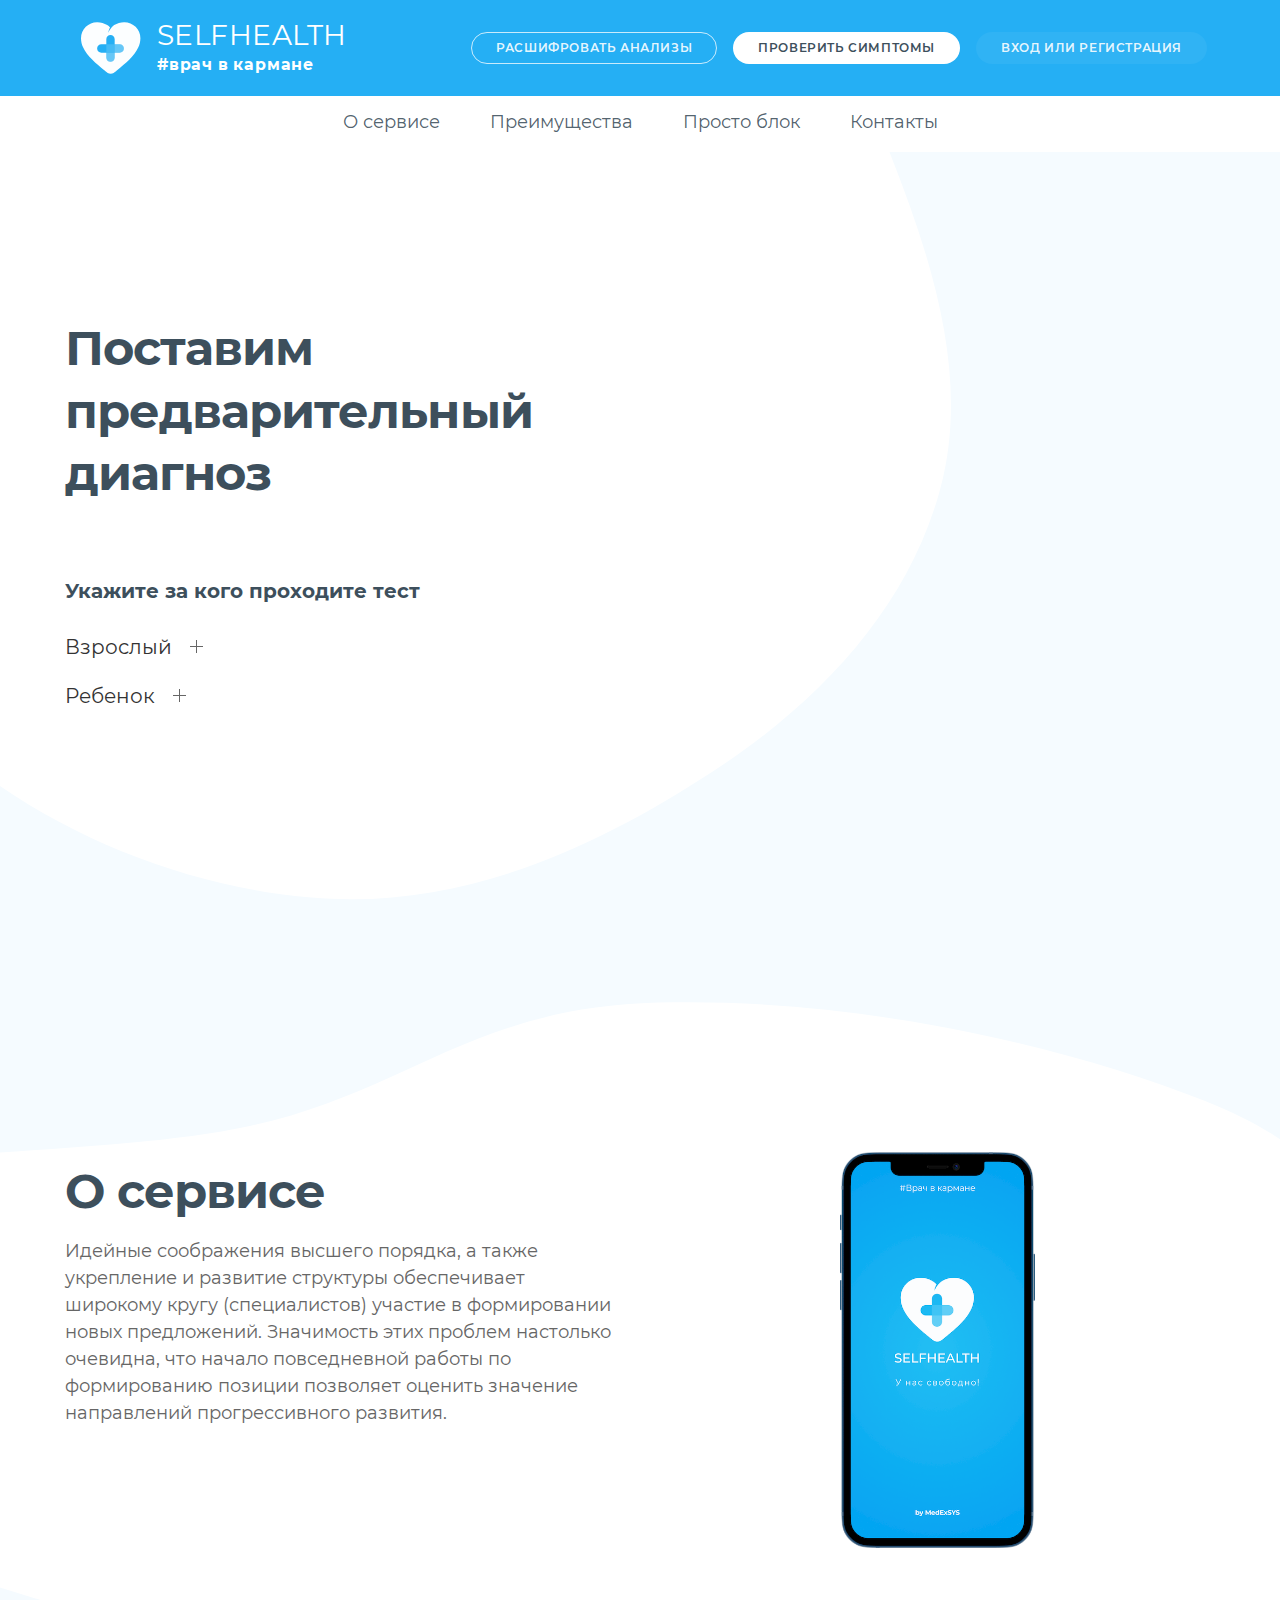
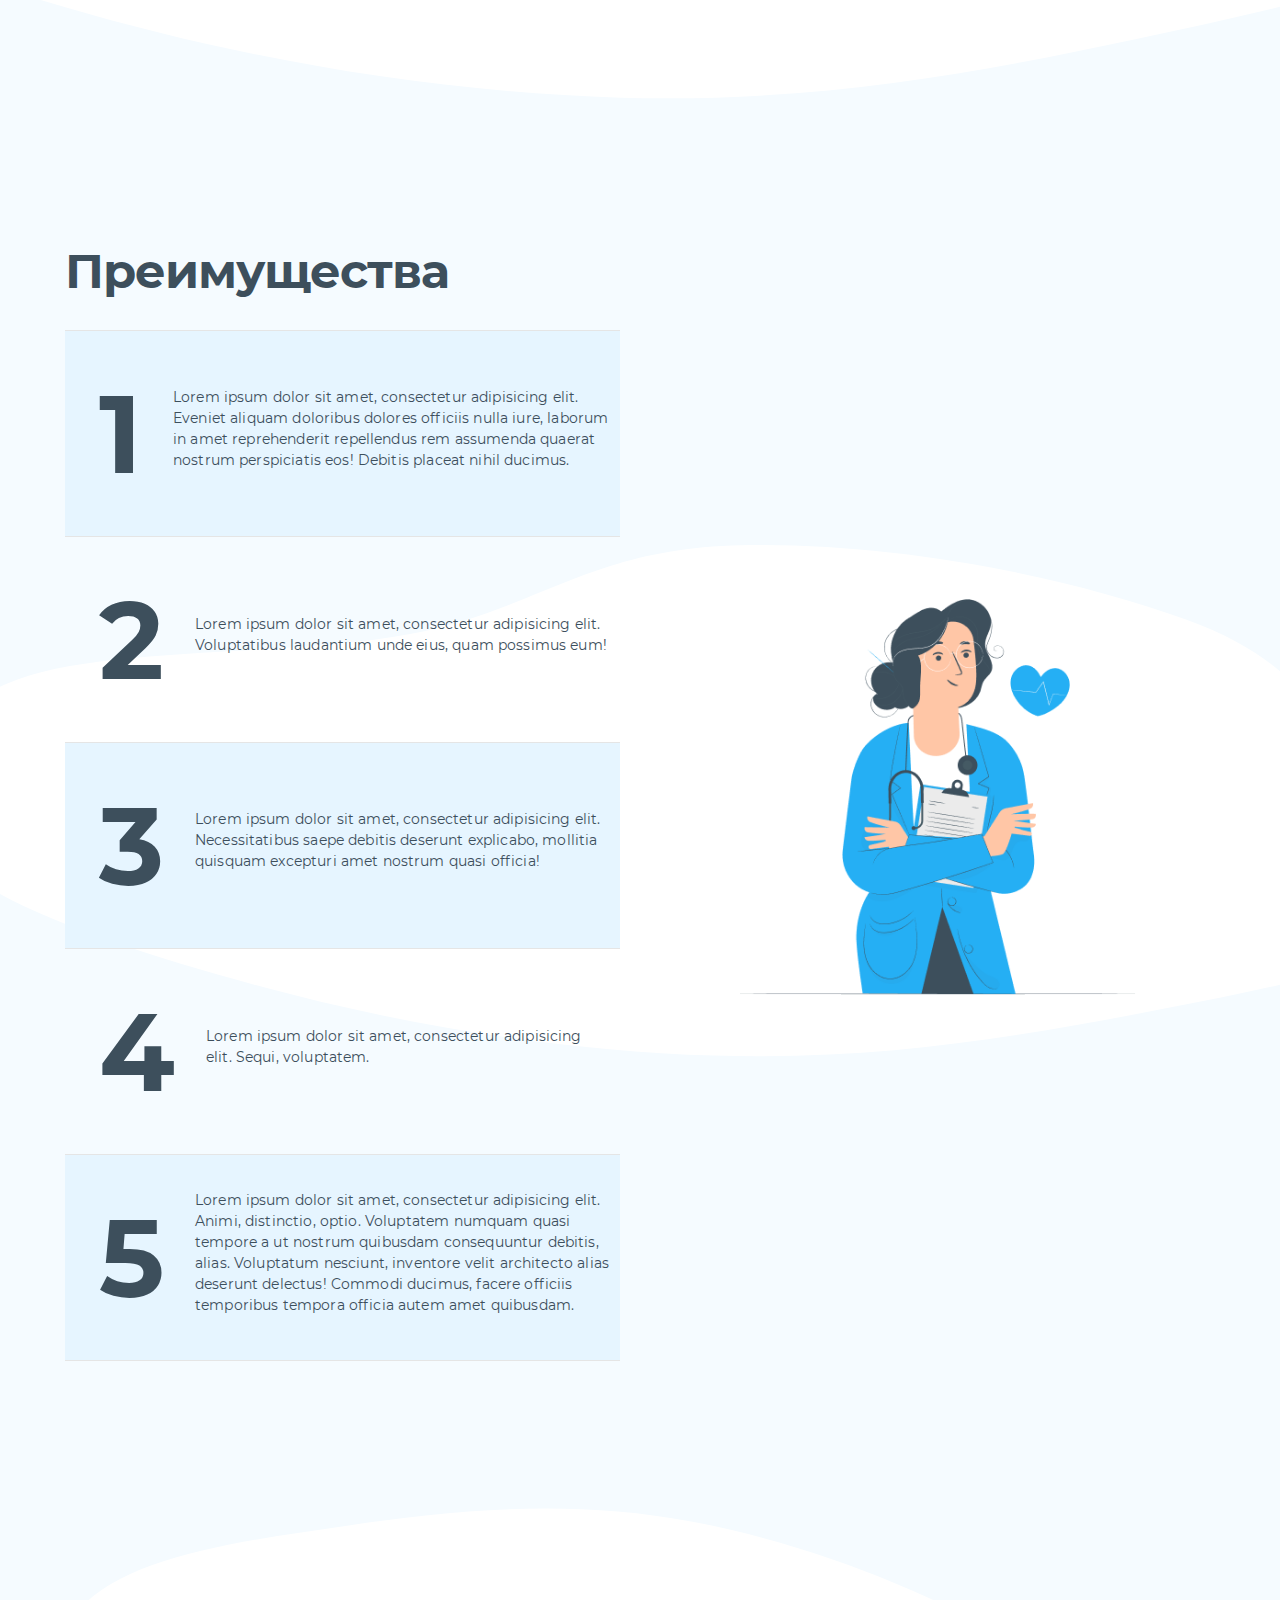
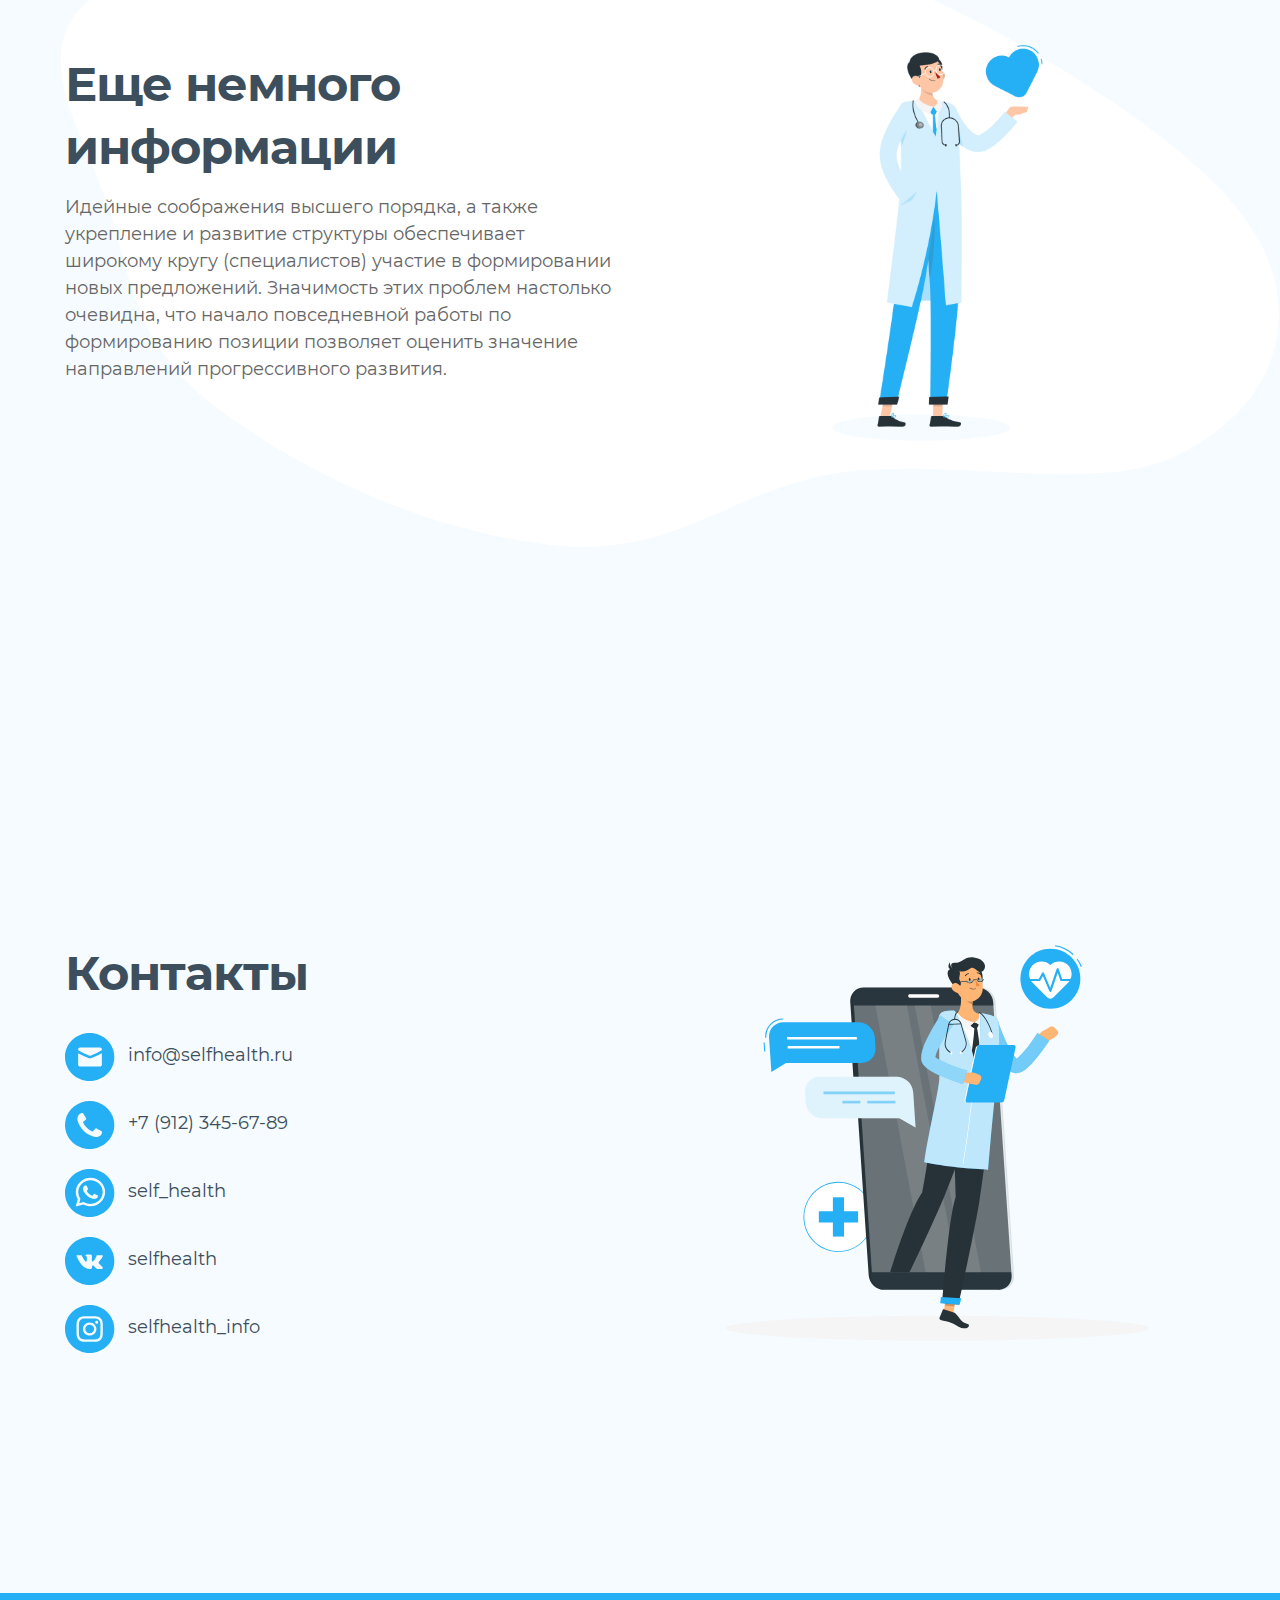
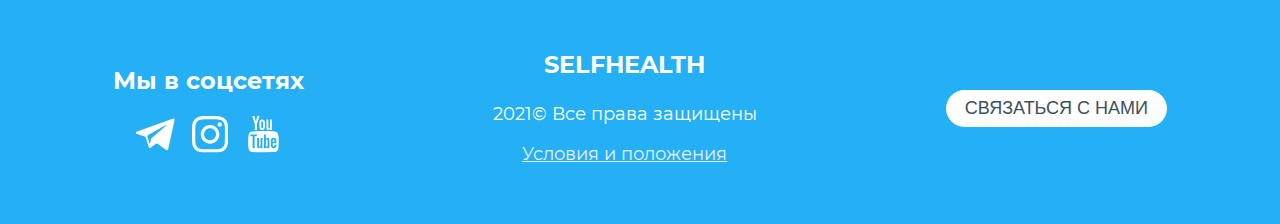
<file: index.html>
<!DOCTYPE html>
<html lang="ru" xmlns:th="http://www.thymeleaf.org">


<head>

  <!--*META*-->
  <meta charset="utf-8">
  <meta name="viewport" content="width=device-width, initial-scale=1">
  <meta name="description" content="Сервис рекомендательной самодиагностики здоровья">
  <meta name="Keywords" content="симптом, симптомы, чекер, symptom, checker, узнать диагноз, онлайн, доктор, врач в кармане, диагноз" />
  <meta name="author" content="MedExSYS" />

  <!--Помогаем Google определить месторасположение, а так же другую контактную информацию.-->
  <meta property="business:contact_data:email" content="info@medexsys.ru" />
  <!--<meta property="business:contact_data:phone_number" content="+79991234567" />-->
  <meta property="business:contact_data:website" content="https://selfhealth.ru/" />

  <!--Open Graph-->
  <meta name="og:title" content="SELFHEALTH" />
  <meta name="og:type" content="website" />
  <meta name="og:url" content="https://selfhealth.ru/" />
  <meta name="og:site_name" content="SELFHEALTH - Врач в кармане" />
  <meta name="og:description" content="Сервис рекомендательной самодиагностики здоровья" />

  <meta name="og:email" content="info@medexsys.ru" />
  <!--<meta name="og:phone_number" content="+79991234567" />-->


  <!--*TITLE*-->
  <title th:text="${title}">SELFHEALTH | Главная</title>

  <!--*FAVICON*-->
  <link rel="shortcut icon" href="img/favicon.png"><!-- .ico, .png, .svg, .WebP -->


  <!--*CSS*-->

  <!--*CSS-LIBRARIES*-->
  <!--UIkit CSS-->
  <link rel="stylesheet" href="libs/UIkit/uikit.min.css">

  <!--*CSS ANIMATIONS Libs*-->
  <!---no--->

  <!--colours-->
  <link href="css/colors.css" rel="stylesheet">
  <!--main custom-->
  <link href="css/main.css" rel="stylesheet">

  <!--*FONTS*-->


  <!--*JAVA SCRIPT*-->

  <!--*JAVA SCRIPT FRAMEWORKS*-->
  <!--VUEjs-->
  <script src="libs/Vue/vue.min.js"></script>
  <!--AXIOS-->
  <script src="libs/axios/axios.min.js"></script>

  <!--*JAVA SCRIPT LIBRARIES*-->
  <!--UIkit JS-->
  <script src="libs/UIkit/uikit.min.js"></script>

  <!--*JAVA SCRIPT ANIMATIONS*-->
  <!---no--->

  <!--*JAVA SCRIPT ICONS*-->
  <!--*UIkit Icons JS*-->
  <script src="libs/UIkit/uikit-icons.min.js"></script>

</head>

<body>

  <div class="site" id="app">

    <header class="site-header">

      <div class="site-header_mainbar">

        <div class="site-header_mainbar-content u-container uk-conatainer">
          <a class="app-info" href="/">
            <picture class="app-info_logo">
              <img class="app-info_logo-img" src="img/Logo.svg" alt="selfhealth logotype" height="48" width="48">
            </picture>
            <div class="app-info_label uk-light">
              <h1 class="app-info_name">
                selfhealth
              </h1>
              <span class="app-info_subname">
                #врач в кармане
              </span>
            </div>
          </a>
          <nav class="site-header_nav">

            <ul class="site-header_menu c-list uk-visible@m">
              <li class="site-header_menu-item">
                <a href="#" class="c-btn c-btn--outline-light site-header_menu-link">
                  расшифровать анализы
                </a>
              </li>
              <li class="site-header_menu-item">
                <a href="#" class="c-btn c-btn--flat-light site-header_menu-link">
                  проверить симптомы
                </a>
              </li>
              <li class="site-header_menu-item">
                <a href="#" class="c-btn c-btn--text-light site-header_menu-link">
                  вход или регистрация
                </a>
              </li>
            </ul>

            <ul class="site-header_menu c-list uk-hidden@m">
              <li class="site-header_menu-item">
                <a href="#modal-center" class="c-btn c-btn--text-light c-btn--icon u-circled" uk-toggle>
                  <svg class="c-btn_icon site-header_menu-icon" width="32" height="32" viewBox="0 0 32 32">
                    <use xlink:href="/img/icons/burger.svg#icon-burger"></use>
                  </svg>
                </a>
              </li>
            </ul>

          </nav>
        </div>

      </div>

    </header>
    <!--/.site-header-->


    <div class="site-body">

      <div class="site-row">

        <div class="site-content">

          <div class="page">

            <div class="page-header">

              <div class="page-header_nav">
                <ul class="page-header_menu u-container uk-container c-list">
                  <li class="page-header_menu-item">
                    <a href="#arch-about" class="page-header_menu-link c-btn c-btn--md c-btn--text-base" uk-scroll>
                      О сервисе
                    </a>
                  </li>
                  <li class="page-header_menu-item">
                    <a href="#arch-advant" class="page-header_menu-link c-btn c-btn--md c-btn--text-base" uk-scroll>
                      Преимущества
                    </a>
                  </li>
                  <li class="page-header_menu-item">
                    <a href="#arch-so" class="page-header_menu-link c-btn c-btn--md c-btn--text-base" uk-scroll>
                      Просто блок
                    </a>
                  </li>
                  <li class="page-header_menu-item">
                    <a href="#arch-contacts" class="page-header_menu-link c-btn c-btn--md c-btn--text-base" uk-scroll>
                      Контакты
                    </a>
                  </li>
                </ul>
              </div>

            </div>
            <!--/.page-header-->

            <div class="page-body">

              <div class="page-row">

                <div class="page-content">

                  <section class="page-item u-py-xl u-px-sm">
                    <div class="page-item_content u-container">
                      <div class="uk-child-width-1-1s uk-child-width-1-2@m" uk-grid v-if="!hide">

                        <div class="">
                          <div class="page-title section_item">
                            <h2 class="page-title_label e-h2 tg-base--strong">
                              Поставим предварительный диагноз
                            </h2>
                          </div>
                          <div class="section_item">

                            <!--GENDER SELECT-->
                            <div class="">
                              <h3 class="e-h3 page-subtitle tg-base--strong">
                                Укажите за кого проходите тест
                              </h3>
                              <ul class="u-mb-xl" uk-accordion="multiple: true">
                                <li class="o-accordion_item">
                                  <a class="o-accordion-title uk-accordion-title" href="#">Взрослый</a>
                                  <div class="uk-accordion-content">
                                    <label for="gender-0">
                                      <input id="gender-0" type="radio" class="uk-radio u-mr-sm" name="gender" value="0" v-model="gender">
                                      Мужчина
                                    </label>
                                    <br>
                                    <label for="gender-1">
                                      <input id="gender-1" type="radio" class="uk-radio u-mr-sm" name="gender" value="1" v-model="gender">
                                      Женщина
                                    </label>
                                  </div>
                                </li>
                                <li class="o-accordion_item">
                                  <a class="o-accordion-title uk-accordion-title" href="#">Ребенок</a>
                                  <div class="uk-accordion-content">
                                    <label for="gender-2">
                                      <input id="gender-2" type="radio" class="uk-radio u-mr-sm" name="gender" value="2" v-model="gender">
                                      Мальчик
                                    </label>
                                    <br>
                                    <label for="gender-3">
                                      <input id="gender-3" type="radio" class="uk-radio u-mr-sm" name="gender" value="3" v-model="gender">
                                      Девочка
                                    </label>
                                  </div>
                                </li>
                              </ul>
                            </div>
                            <!--/GENDER SELECT-->

                            <!--LOCATION SELECT-->
                            <div style="display: none" v-show="gender">

                              <h3 class="e-h3 page-subtitle tg-base--strong" id="symptom-title">
                                Выберите беспокоящую область
                              </h3>

                              <ul th:each="sympt : ${symptoms}" class="symptom-list uk-list">

                                <li class="symptom-item">
                                  <!--/*@thymesVar id="key" type="java.lang.Integer"*/-->
                                  <label th:for="location- + ${sympt.key}" for="location-1">
                                    <!--/*@thymesVar id="key" type="java.lang.Integer"*/-->
                                    <!--/*@thymesVar id="value" type="java.lang.String"*/-->
                                    <input th:value="${sympt.key}" th:text="${sympt.value}" th:id="location- + ${sympt.key}" id="location-1" type="radio" class="uk-radio u-mr-sm" name="location" value="1" v-model="location">
                                    Нога
                                  </label>
                                </li>

                                <li class="symptom-item">
                                  <!--/*@thymesVar id="key" type="java.lang.Integer"*/-->
                                  <label th:for="location- + ${sympt.key}" for="location-1">
                                    <!--/*@thymesVar id="key" type="java.lang.Integer"*/-->
                                    <!--/*@thymesVar id="value" type="java.lang.String"*/-->
                                    <input th:value="${sympt.key}" th:text="${sympt.value}" th:id="location- + ${sympt.key}" id="location-1" type="radio" class="uk-radio u-mr-sm" name="location" value="2" v-model="location">
                                    Рука
                                  </label>
                                </li>

                                <li class="symptom-item">
                                  <!--/*@thymesVar id="key" type="java.lang.Integer"*/-->
                                  <label th:for="location- + ${sympt.key}" for="location-1">
                                    <!--/*@thymesVar id="key" type="java.lang.Integer"*/-->
                                    <!--/*@thymesVar id="value" type="java.lang.String"*/-->
                                    <input th:value="${sympt.key}" th:text="${sympt.value}" th:id="location- + ${sympt.key}" id="location-1" type="radio" class="uk-radio u-mr-sm" name="location" value="3" v-model="location">
                                    Паховая область
                                  </label>
                                </li>

                                <li class="symptom-item">
                                  <!--/*@thymesVar id="key" type="java.lang.Integer"*/-->
                                  <label th:for="location- + ${sympt.key}" for="location-1">
                                    <!--/*@thymesVar id="key" type="java.lang.Integer"*/-->
                                    <!--/*@thymesVar id="value" type="java.lang.String"*/-->
                                    <input th:value="${sympt.key}" th:text="${sympt.value}" th:id="location- + ${sympt.key}" id="location-1" type="radio" class="uk-radio u-mr-sm" name="location" value="4" v-model="location">
                                    Тазовая область
                                  </label>
                                </li>

                                <li class="symptom-item">
                                  <!--/*@thymesVar id="key" type="java.lang.Integer"*/-->
                                  <label th:for="location- + ${sympt.key}" for="location-1">
                                    <!--/*@thymesVar id="key" type="java.lang.Integer"*/-->
                                    <!--/*@thymesVar id="value" type="java.lang.String"*/-->
                                    <input th:value="${sympt.key}" th:text="${sympt.value}" th:id="location- + ${sympt.key}" id="location-1" type="radio" class="uk-radio u-mr-sm" name="location" value="5" v-model="location">
                                    Живот
                                  </label>
                                </li>

                                <li class="symptom-item">
                                  <!--/*@thymesVar id="key" type="java.lang.Integer"*/-->
                                  <label th:for="location- + ${sympt.key}" for="location-1">
                                    <!--/*@thymesVar id="key" type="java.lang.Integer"*/-->
                                    <!--/*@thymesVar id="value" type="java.lang.String"*/-->
                                    <input th:value="${sympt.key}" th:text="${sympt.value}" th:id="location- + ${sympt.key}" id="location-1" type="radio" class="uk-radio u-mr-sm" name="location" value="6" v-model="location">
                                    Грудная клетка
                                  </label>
                                </li>

                                <li class="symptom-item">
                                  <!--/*@thymesVar id="key" type="java.lang.Integer"*/-->
                                  <label th:for="location- + ${sympt.key}" for="location-1">
                                    <!--/*@thymesVar id="key" type="java.lang.Integer"*/-->
                                    <!--/*@thymesVar id="value" type="java.lang.String"*/-->
                                    <input th:value="${sympt.key}" th:text="${sympt.value}" th:id="location- + ${sympt.key}" id="location-1" type="radio" class="uk-radio u-mr-sm" name="location" value="7" v-model="location">
                                    Шея
                                  </label>
                                </li>

                                <li class="symptom-item">
                                  <!--/*@thymesVar id="key" type="java.lang.Integer"*/-->
                                  <label th:for="location- + ${sympt.key}" for="location-1">
                                    <!--/*@thymesVar id="key" type="java.lang.Integer"*/-->
                                    <!--/*@thymesVar id="value" type="java.lang.String"*/-->
                                    <input th:value="${sympt.key}" th:text="${sympt.value}" th:id="location- + ${sympt.key}" id="location-1" type="radio" class="uk-radio u-mr-sm" name="location" value="8" v-model="location">
                                    Голова
                                  </label>
                                </li>
                              </ul>


                              <button class="c-btn c-btn--wide c-btn--flat-base u-mt-lg" style="display: none" v-show="location">
                                Далее
                              </button>

                            </div>
                            <!--/LOCATION SELECT-->

                          </div>
                        </div>


                        <div class="symptom-graphic" style="display: none" v-show="gender">
                          <h3 class="e-h3 page-subtitle tg-base--strong">
                            Выберите беспокоящую область
                          </h3>
                          <div class="symptom_select-area">
                            <svg width="207" height="513" viewBox="0 0 207 513" fill="none" xmlns="http://www.w3.org/2000/svg">
                              <g id="anatomic-body" class="anatomic-list">
                                <g id="anatomic-main" class="anatomic-item_body">
                                  <mask id="anatomic-path-1-inside-1" fill="white">
                                    <path d="M105.969 292.145C105.272 300.89 110.843 347.178 113.719 365.328C115.088 373.926 118.841 387.935 117.49 395.373C115.562 405.74 115.005 419.156 116.067 426.968C116.736 431.712 118.843 453.592 115.828 461.594C114.251 465.791 111.359 487.297 111.359 487.297C103.827 507.557 108.078 506.56 108.078 506.56C110.41 509.609 114.404 506.8 114.404 506.8C117.447 508.866 119.554 506.309 119.554 506.309C122.166 508.612 125.211 506.025 125.211 506.025C128.492 507.84 131.535 504.494 131.535 504.494C133.419 505.505 133.88 504.228 133.88 504.228C139.534 503.842 130.725 484.563 130.725 484.563C128.616 467.249 132.819 457.612 132.819 457.612C146.585 414.119 147.284 402.577 141.782 386.186C140.232 381.455 139.839 379.581 140.553 377.527C142.201 372.785 141 353.715 143.01 346.142C146.89 331.537 150.717 294.497 152.712 277.215C155.392 253.935 143.217 222.722 143.217 222.722C140.55 210.02 144.46 164.763 144.46 164.763C149.919 173.813 149.71 189.789 149.71 189.789C148.844 206.544 162.415 232.151 162.415 232.151C168.936 242.733 171.406 252.773 171.406 253.518C171.406 256.566 170.78 263.946 170.78 263.946L171.03 270.373C171.142 272.009 172.007 277.645 171.867 280.368C170.849 297.131 173.348 293.977 173.348 293.977C175.457 293.977 177.776 280.488 177.776 280.488C177.776 283.967 176.978 294.38 178.739 298.308C180.846 302.993 182.396 297.504 182.423 296.403C182.98 275.06 184.184 280.652 184.184 280.652C185.356 297.966 186.796 301.877 189.378 300.524C191.333 299.529 189.545 279.746 189.545 279.746C192.895 291.498 195.435 293.369 195.435 293.369C200.964 297.504 197.545 286.082 196.777 283.82C192.686 271.802 192.56 267.637 192.56 267.637C197.671 278.436 201.523 278.036 201.523 278.036C206.508 276.34 197.167 261.049 191.693 253.723C188.901 249.99 185.299 244.993 184.253 242.025C182.549 236.997 181.263 220.836 181.263 220.836C180.747 201.766 176.322 193.482 176.322 193.482C168.755 180.579 167.331 156.511 167.331 156.511L166.997 115.876C164.344 88.1578 145.173 87.9575 145.173 87.9575C125.795 84.8845 123.099 78.2158 123.099 78.2158C118.995 71.9233 121.34 59.8609 121.34 59.8609C124.745 56.9101 126.059 49.0762 126.059 49.0762C131.713 44.4569 131.436 37.6978 128.824 37.7711C126.729 37.8297 127.203 35.9806 127.203 35.9806C130.739 5.55359 105.384 4 105.384 4H101.514C101.514 4 76.1471 5.55359 79.6782 35.9732C79.6782 35.9732 80.1528 37.8248 78.0388 37.7638C75.434 37.6905 75.191 44.4496 80.8247 49.0688C80.8247 49.0688 82.1362 56.9003 85.5435 59.8536C85.5435 59.8536 87.8891 71.9159 83.7848 78.2085C83.7848 78.2085 81.0975 84.8772 61.711 87.9502C61.711 87.9502 42.5079 88.1505 39.8963 115.868L39.534 156.504C39.534 156.504 38.1377 180.572 30.5413 193.475C30.5413 193.475 26.1366 201.761 25.6276 220.829C25.6276 220.829 24.3367 236.99 22.6399 242.017C21.6058 244.971 18.006 249.968 15.1903 253.716C9.66897 261.027 0.389576 276.287 5.35371 278.028C5.35371 278.028 9.22643 278.429 14.3167 267.63C14.3167 267.63 14.2112 271.765 10.1275 283.813C9.32503 286.045 5.9109 297.468 11.4414 293.362C11.4414 293.362 14.0026 291.488 17.3319 279.738C17.3319 279.738 15.5457 299.522 17.5336 300.516C20.1315 301.872 21.5485 297.959 22.7202 280.645C22.7202 280.645 23.9216 275.053 24.4788 296.395C24.5063 297.497 26.022 302.986 28.1383 298.301C29.9245 294.373 29.122 283.976 29.122 280.481C29.122 280.481 31.4126 293.97 33.5541 293.97C33.5541 293.97 36.0741 297.123 35.0399 280.361C34.8726 277.623 35.7737 272.002 35.886 270.365L36.1291 263.939C36.1291 263.939 35.5008 256.576 35.5008 253.51C35.5008 252.751 37.9726 242.726 44.4913 232.144C44.4913 232.144 58.0492 206.524 57.1756 189.781C57.1756 189.781 56.9876 173.806 62.447 164.755C62.447 164.755 66.322 210.01 63.6967 222.715C63.6967 222.715 51.5007 253.928 54.1903 277.208C56.1713 294.536 59.9913 331.527 63.8801 346.135C65.9116 353.693 64.7101 372.758 66.3381 377.519C67.0718 379.588 66.6866 381.494 65.1091 386.179C59.6359 402.57 60.333 414.114 74.0996 457.605C74.0996 457.605 78.3369 467.242 76.1953 484.556C76.1953 484.556 67.3997 503.834 73.0334 504.22C73.0334 504.22 73.4736 505.498 75.379 504.486C75.379 504.486 78.4217 507.833 81.7097 506.018C81.7097 506.018 84.7547 508.607 87.3571 506.301C87.3571 506.301 89.4437 508.859 92.4864 506.792C92.4864 506.792 96.4806 509.663 98.8538 506.553C98.8538 506.553 103.07 507.55 95.5634 487.289C95.5634 487.289 92.6881 465.81 91.1037 461.587C88.0817 453.587 90.2164 431.661 90.8607 426.961C91.8994 419.105 91.3422 405.721 89.4437 395.366C88.0542 387.945 91.8168 373.933 93.2063 365.32C96.061 347.188 101.656 300.897 100.956 292.138L103.268 293.002C104.923 293.007 105.969 292.145 105.969 292.145Z" />
                                  </mask>
                                  <path d="M105.969 292.145C105.272 300.89 110.843 347.178 113.719 365.328C115.088 373.926 118.841 387.935 117.49 395.373C115.562 405.74 115.005 419.156 116.067 426.968C116.736 431.712 118.843 453.592 115.828 461.594C114.251 465.791 111.359 487.297 111.359 487.297C103.827 507.557 108.078 506.56 108.078 506.56C110.41 509.609 114.404 506.8 114.404 506.8C117.447 508.866 119.554 506.309 119.554 506.309C122.166 508.612 125.211 506.025 125.211 506.025C128.492 507.84 131.535 504.494 131.535 504.494C133.419 505.505 133.88 504.228 133.88 504.228C139.534 503.842 130.725 484.563 130.725 484.563C128.616 467.249 132.819 457.612 132.819 457.612C146.585 414.119 147.284 402.577 141.782 386.186C140.232 381.455 139.839 379.581 140.553 377.527C142.201 372.785 141 353.715 143.01 346.142C146.89 331.537 150.717 294.497 152.712 277.215C155.392 253.935 143.217 222.722 143.217 222.722C140.55 210.02 144.46 164.763 144.46 164.763C149.919 173.813 149.71 189.789 149.71 189.789C148.844 206.544 162.415 232.151 162.415 232.151C168.936 242.733 171.406 252.773 171.406 253.518C171.406 256.566 170.78 263.946 170.78 263.946L171.03 270.373C171.142 272.009 172.007 277.645 171.867 280.368C170.849 297.131 173.348 293.977 173.348 293.977C175.457 293.977 177.776 280.488 177.776 280.488C177.776 283.967 176.978 294.38 178.739 298.308C180.846 302.993 182.396 297.504 182.423 296.403C182.98 275.06 184.184 280.652 184.184 280.652C185.356 297.966 186.796 301.877 189.378 300.524C191.333 299.529 189.545 279.746 189.545 279.746C192.895 291.498 195.435 293.369 195.435 293.369C200.964 297.504 197.545 286.082 196.777 283.82C192.686 271.802 192.56 267.637 192.56 267.637C197.671 278.436 201.523 278.036 201.523 278.036C206.508 276.34 197.167 261.049 191.693 253.723C188.901 249.99 185.299 244.993 184.253 242.025C182.549 236.997 181.263 220.836 181.263 220.836C180.747 201.766 176.322 193.482 176.322 193.482C168.755 180.579 167.331 156.511 167.331 156.511L166.997 115.876C164.344 88.1578 145.173 87.9575 145.173 87.9575C125.795 84.8845 123.099 78.2158 123.099 78.2158C118.995 71.9233 121.34 59.8609 121.34 59.8609C124.745 56.9101 126.059 49.0762 126.059 49.0762C131.713 44.4569 131.436 37.6978 128.824 37.7711C126.729 37.8297 127.203 35.9806 127.203 35.9806C130.739 5.55359 105.384 4 105.384 4H101.514C101.514 4 76.1471 5.55359 79.6782 35.9732C79.6782 35.9732 80.1528 37.8248 78.0388 37.7638C75.434 37.6905 75.191 44.4496 80.8247 49.0688C80.8247 49.0688 82.1362 56.9003 85.5435 59.8536C85.5435 59.8536 87.8891 71.9159 83.7848 78.2085C83.7848 78.2085 81.0975 84.8772 61.711 87.9502C61.711 87.9502 42.5079 88.1505 39.8963 115.868L39.534 156.504C39.534 156.504 38.1377 180.572 30.5413 193.475C30.5413 193.475 26.1366 201.761 25.6276 220.829C25.6276 220.829 24.3367 236.99 22.6399 242.017C21.6058 244.971 18.006 249.968 15.1903 253.716C9.66897 261.027 0.389576 276.287 5.35371 278.028C5.35371 278.028 9.22643 278.429 14.3167 267.63C14.3167 267.63 14.2112 271.765 10.1275 283.813C9.32503 286.045 5.9109 297.468 11.4414 293.362C11.4414 293.362 14.0026 291.488 17.3319 279.738C17.3319 279.738 15.5457 299.522 17.5336 300.516C20.1315 301.872 21.5485 297.959 22.7202 280.645C22.7202 280.645 23.9216 275.053 24.4788 296.395C24.5063 297.497 26.022 302.986 28.1383 298.301C29.9245 294.373 29.122 283.976 29.122 280.481C29.122 280.481 31.4126 293.97 33.5541 293.97C33.5541 293.97 36.0741 297.123 35.0399 280.361C34.8726 277.623 35.7737 272.002 35.886 270.365L36.1291 263.939C36.1291 263.939 35.5008 256.576 35.5008 253.51C35.5008 252.751 37.9726 242.726 44.4913 232.144C44.4913 232.144 58.0492 206.524 57.1756 189.781C57.1756 189.781 56.9876 173.806 62.447 164.755C62.447 164.755 66.322 210.01 63.6967 222.715C63.6967 222.715 51.5007 253.928 54.1903 277.208C56.1713 294.536 59.9913 331.527 63.8801 346.135C65.9116 353.693 64.7101 372.758 66.3381 377.519C67.0718 379.588 66.6866 381.494 65.1091 386.179C59.6359 402.57 60.333 414.114 74.0996 457.605C74.0996 457.605 78.3369 467.242 76.1953 484.556C76.1953 484.556 67.3997 503.834 73.0334 504.22C73.0334 504.22 73.4736 505.498 75.379 504.486C75.379 504.486 78.4217 507.833 81.7097 506.018C81.7097 506.018 84.7547 508.607 87.3571 506.301C87.3571 506.301 89.4437 508.859 92.4864 506.792C92.4864 506.792 96.4806 509.663 98.8538 506.553C98.8538 506.553 103.07 507.55 95.5634 487.289C95.5634 487.289 92.6881 465.81 91.1037 461.587C88.0817 453.587 90.2164 431.661 90.8607 426.961C91.8994 419.105 91.3422 405.721 89.4437 395.366C88.0542 387.945 91.8168 373.933 93.2063 365.32C96.061 347.188 101.656 300.897 100.956 292.138L103.268 293.002C104.923 293.007 105.969 292.145 105.969 292.145Z" fill="white" stroke="#668499" stroke-width="2" mask="url(#path-1-inside-1)" />
                                </g>
                                <g id="anatomic-legs" class="anatomic-item" v-bind:class="figureLocation" v-on:click="setLocation" data-location-value="1">
                                  <path d="M62.7483 346.167C58.8596 331.559 55.0396 294.568 53.0585 277.239C51.0774 259.911 100.058 277.239 99.8246 292.17C100.524 300.929 94.9292 347.22 92.0746 365.352C90.6851 373.965 86.9224 387.977 88.3119 395.398C90.2104 405.753 90.7676 419.137 89.7289 426.993C89.0846 431.692 86.9499 453.619 89.972 461.619C91.5564 465.842 94.4317 487.321 94.4317 487.321C101.939 507.582 97.722 506.585 97.722 506.585C95.3488 509.695 91.3546 506.824 91.3546 506.824C88.3119 508.891 86.2254 506.333 86.2254 506.333C83.6229 508.639 80.5779 506.05 80.5779 506.05C77.2899 507.865 74.2473 504.518 74.2473 504.518C72.3419 505.53 71.9016 504.252 71.9016 504.252C66.2679 503.866 75.0635 484.588 75.0635 484.588C77.2051 467.274 72.9678 457.637 72.9678 457.637C59.2012 414.146 58.5042 402.602 63.9773 386.211C65.5548 381.526 65.9401 379.62 65.2063 377.551C63.5784 372.79 64.7798 353.725 62.7483 346.167Z" fill="#0694F9" fill-opacity="0" />
                                  <path d="M143.136 346.167C147.025 331.559 150.845 294.568 152.826 277.239C154.807 259.911 105.826 277.239 106.06 292.17C105.361 300.929 110.955 347.22 113.81 365.352C115.199 373.965 118.962 387.977 117.573 395.398C115.674 405.753 115.117 419.137 116.156 426.993C116.8 431.692 118.935 453.619 115.913 461.619C114.328 465.842 111.453 487.321 111.453 487.321C103.946 507.582 108.163 506.585 108.163 506.585C110.536 509.695 114.53 506.824 114.53 506.824C117.573 508.891 119.659 506.333 119.659 506.333C122.262 508.639 125.307 506.05 125.307 506.05C128.595 507.865 131.637 504.518 131.637 504.518C133.543 505.53 133.983 504.252 133.983 504.252C139.617 503.866 130.821 484.588 130.821 484.588C128.679 467.274 132.917 457.637 132.917 457.637C146.683 414.146 147.38 402.602 141.907 386.211C140.33 381.526 139.944 379.62 140.678 377.551C142.306 372.79 141.105 353.725 143.136 346.167Z" fill="#0694F9" fill-opacity="0" />
                                  <path d="M60.8156 346.681L60.8169 346.686C61.7554 350.177 61.9695 356.541 62.1293 362.958C62.1371 363.273 62.1449 363.589 62.1526 363.903C62.2217 366.714 62.2892 369.464 62.4244 371.816C62.5702 374.352 62.8045 376.709 63.3139 378.198L63.3176 378.209L63.3214 378.22C63.7902 379.542 63.6927 380.788 62.0819 385.573L62.0803 385.577C59.2657 394.006 58.0211 401.287 59.2711 411.993C60.5067 422.575 64.1787 436.498 71.061 458.241L71.0936 458.343L71.1347 458.437L71.1351 458.438L71.1358 458.439L71.1364 458.441L71.137 458.442L71.1385 458.446C71.1429 458.456 71.1512 458.476 71.163 458.505C71.1866 458.563 71.2242 458.657 71.2734 458.788C71.3718 459.05 71.5161 459.457 71.686 460.005C72.0258 461.102 72.4678 462.764 72.8481 464.961C73.5994 469.301 74.1116 475.739 73.1148 484.045C73.0512 484.188 72.9658 484.382 72.8624 484.62C72.6276 485.16 72.2996 485.929 71.9243 486.853C71.176 488.696 70.2291 491.177 69.458 493.688C68.7007 496.155 68.0567 498.825 68.0193 500.982C68.0008 502.043 68.1208 503.228 68.6525 504.232C69.1093 505.095 69.8316 505.742 70.764 506.053C70.9338 506.215 71.1406 506.375 71.3905 506.514C72.1339 506.926 72.9619 507 73.813 506.808C74.1962 507.106 74.6839 507.441 75.2563 507.739C76.5149 508.394 78.3575 508.943 80.3615 508.311C80.7476 508.531 81.2355 508.769 81.7982 508.955C82.9538 509.337 84.5229 509.514 86.0896 508.794C86.3211 508.936 86.5818 509.074 86.8706 509.196C88.0791 509.707 89.6394 509.867 91.3295 509.121C91.8104 509.361 92.4394 509.627 93.1562 509.809C94.7294 510.209 96.9924 510.228 98.7841 508.408C99.0259 508.314 99.2748 508.177 99.5154 507.984C100.447 507.236 100.82 506.027 100.889 504.652C101.027 501.936 100.074 496.827 96.3842 486.835L96.3809 486.811C96.3593 486.651 96.3275 486.417 96.2865 486.118C96.2044 485.52 96.0855 484.662 95.9379 483.619C95.6428 481.534 95.2325 478.707 94.7722 475.747C94.3124 472.789 93.8006 469.684 93.3025 467.045C92.8166 464.472 92.3121 462.163 91.8446 460.916L91.8429 460.912C91.1955 459.198 90.7758 456.57 90.5641 453.363C90.3553 450.198 90.3575 446.632 90.4745 443.135C90.7086 436.136 91.3973 429.548 91.7104 427.264L91.7117 427.255C92.784 419.144 92.2056 405.544 90.2791 395.037L90.2777 395.03C89.6574 391.717 90.1774 386.693 91.1226 381.159C91.5834 378.461 92.1295 375.722 92.6528 373.097L92.6665 373.028C93.1909 370.397 93.6946 367.868 94.049 365.671L94.0502 365.663C95.4838 356.557 97.5999 340.42 99.27 325.468C100.105 317.99 100.831 310.794 101.304 304.91C101.765 299.167 102.002 294.511 101.825 292.103C101.836 289.714 100.882 287.436 99.4375 285.381C97.9703 283.293 95.9182 281.317 93.5503 279.511C88.8145 275.899 82.5708 272.783 76.4249 270.712C70.3219 268.656 64.0502 267.541 59.2965 268.18C56.9147 268.5 54.6723 269.293 53.0908 270.883C51.4345 272.548 50.7685 274.816 51.0715 277.467C51.3133 279.582 51.583 281.995 51.8772 284.627C52.7853 292.75 53.927 302.964 55.2041 312.977C56.89 326.194 58.8312 339.227 60.8156 346.681ZM145.068 346.686L145.069 346.681C147.053 339.227 148.995 326.194 150.68 312.977C151.958 302.964 153.099 292.751 154.007 284.627C154.302 281.995 154.571 279.582 154.813 277.467C155.116 274.816 154.45 272.548 152.794 270.883C151.212 269.293 148.97 268.5 146.588 268.18C141.834 267.541 135.563 268.656 129.46 270.712C123.314 272.783 117.07 275.899 112.334 279.511C109.966 281.317 107.914 283.293 106.447 285.381C105.003 287.436 104.048 289.714 104.059 292.103C103.882 294.511 104.119 299.167 104.581 304.91C105.054 310.794 105.779 317.99 106.615 325.468C108.285 340.42 110.401 356.557 111.834 365.663L111.835 365.671C112.19 367.868 112.694 370.397 113.218 373.028L113.232 373.097C113.755 375.722 114.301 378.461 114.762 381.159C115.707 386.693 116.227 391.717 115.607 395.03L115.605 395.037C113.679 405.544 113.1 419.144 114.173 427.255L114.174 427.264C114.487 429.548 115.176 436.136 115.41 443.135C115.527 446.632 115.529 450.198 115.32 453.363C115.109 456.57 114.689 459.198 114.042 460.912L114.04 460.916C113.572 462.163 113.068 464.472 112.582 467.045C112.084 469.684 111.572 472.789 111.112 475.747C110.652 478.707 110.242 481.534 109.947 483.619C109.799 484.662 109.68 485.52 109.598 486.118C109.557 486.417 109.525 486.651 109.504 486.811L109.5 486.835C105.811 496.827 104.857 501.936 104.995 504.652C105.065 506.027 105.437 507.236 106.369 507.984C106.61 508.177 106.859 508.314 107.1 508.408C108.892 510.228 111.155 510.209 112.728 509.809C113.445 509.627 114.074 509.361 114.555 509.121C116.245 509.867 117.805 509.707 119.014 509.196C119.303 509.074 119.563 508.936 119.795 508.794C121.362 509.514 122.931 509.337 124.086 508.955C124.649 508.769 125.137 508.531 125.523 508.311C127.527 508.943 129.37 508.394 130.628 507.739C131.201 507.441 131.688 507.106 132.072 506.808C132.923 507 133.751 506.926 134.494 506.514C134.744 506.375 134.951 506.215 135.12 506.053C136.053 505.742 136.775 505.095 137.232 504.232C137.764 503.228 137.884 502.043 137.865 500.982C137.828 498.825 137.184 496.155 136.426 493.688C135.655 491.177 134.709 488.696 133.96 486.853C133.585 485.929 133.257 485.16 133.022 484.62C132.919 484.382 132.833 484.188 132.77 484.045C131.773 475.739 132.285 469.301 133.036 464.961C133.417 462.764 133.859 461.102 134.198 460.005C134.368 459.457 134.513 459.05 134.611 458.788C134.66 458.657 134.698 458.563 134.722 458.505C134.733 458.476 134.742 458.456 134.746 458.446L134.748 458.442L134.748 458.441L134.749 458.439L134.749 458.438L134.75 458.437L134.791 458.343L134.823 458.241C141.706 436.498 145.378 422.575 146.613 411.993C147.863 401.287 146.619 394.006 143.804 385.577L143.803 385.573C142.192 380.788 142.094 379.542 142.563 378.22L142.567 378.209L142.571 378.198C143.08 376.709 143.314 374.352 143.46 371.816C143.595 369.464 143.663 366.714 143.732 363.904C143.74 363.589 143.747 363.273 143.755 362.958C143.915 356.541 144.129 350.177 145.068 346.686Z" stroke="#0694F9" stroke-opacity="0" stroke-width="4" />
                                </g>
                                <g id="anatomic-arms" class="anatomic-item" v-bind:class="figureLocation" v-on:click="setLocation" data-location-value="2">
                                  <path d="M149.251 190.332C149.251 190.332 149.459 174.356 144 165.306C144 165.306 140.175 88.5077 144.713 88.5004C149.251 88.4931 163.884 88.7006 166.537 116.419L166.872 157.054C166.872 157.054 168.296 181.123 175.862 194.025C175.862 194.025 180.287 202.308 180.803 221.379C180.803 221.379 182.09 237.54 183.793 242.567C184.839 245.535 188.441 250.533 191.234 254.265C196.707 261.591 206.048 276.883 201.063 278.578C201.063 278.578 197.211 278.979 192.101 268.179C192.101 268.179 192.227 272.344 196.317 284.363C197.085 286.625 200.504 298.047 194.976 293.911C194.976 293.911 192.435 292.04 189.085 280.288C189.085 280.288 190.874 300.072 188.918 301.066C186.336 302.419 184.896 298.509 183.725 281.194C183.725 281.194 182.521 275.603 181.964 296.945C181.936 298.047 180.386 303.536 178.279 298.851C176.518 294.923 177.316 284.509 177.316 281.031C177.316 281.031 174.998 294.52 172.888 294.52C172.888 294.52 170.389 297.673 171.407 280.911C171.547 278.187 170.682 272.552 170.57 270.915L170.32 264.488C170.32 264.488 170.946 257.109 170.946 254.06C170.946 253.315 168.477 243.275 161.956 232.693C161.956 232.693 148.384 207.087 149.251 190.332Z" fill="#0694F9" fill-opacity="0" />
                                  <path d="M57.8128 190.331C57.8128 190.331 57.6041 174.356 63.0635 165.305C63.0635 165.305 66.8881 88.5073 62.3504 88.5C57.8128 88.4927 43.1794 88.7003 40.5265 116.418L40.1918 157.054C40.1918 157.054 38.7679 181.122 31.2013 194.025C31.2013 194.025 26.776 202.308 26.2601 221.379C26.2601 221.379 24.9738 237.54 23.2701 242.567C22.2246 245.535 18.6224 250.533 15.8297 254.266C10.3565 261.592 1.01523 276.883 6.00001 278.578C6.00001 278.578 9.85207 278.979 14.963 268.18C14.963 268.18 14.8368 272.345 10.7463 284.363C9.97816 286.625 6.55946 298.047 12.0877 293.912C12.0877 293.912 14.6282 292.04 17.9781 280.288C17.9781 280.288 16.1896 300.072 18.1455 301.066C20.7273 302.42 22.1673 298.509 23.3389 281.195C23.3389 281.195 24.5427 275.603 25.0999 296.946C25.1274 298.047 26.6774 303.536 28.7846 298.851C30.5455 294.923 29.7476 284.509 29.7476 281.031C29.7476 281.031 32.0657 294.52 34.1752 294.52C34.1752 294.52 36.6744 297.673 35.6564 280.911C35.5165 278.188 36.381 272.552 36.4933 270.916L36.7432 264.489C36.7432 264.489 36.1173 257.109 36.1173 254.061C36.1173 253.315 38.5867 243.276 45.1078 232.694C45.1078 232.694 58.6795 207.086 57.8128 190.331Z" fill="#0694F9" fill-opacity="0" />
                                  <path d="M142.002 165.405L142.028 165.908L142.287 166.339C144.791 170.488 146.065 176.395 146.688 181.457C146.995 183.953 147.136 186.176 147.2 187.774C147.232 188.572 147.244 189.212 147.249 189.649C147.252 189.868 147.252 190.036 147.252 190.147C147.252 190.202 147.251 190.244 147.251 190.271V190.271C146.807 199.097 150.124 210.009 153.413 218.517C155.077 222.821 156.767 226.591 158.041 229.285C158.678 230.633 159.212 231.714 159.588 232.461C159.776 232.834 159.925 233.123 160.027 233.321C160.078 233.42 160.118 233.496 160.145 233.548L160.177 233.607L160.185 233.623L160.187 233.628L160.188 233.629C160.188 233.63 160.189 233.63 161.956 232.693L160.189 233.63L160.219 233.687L160.253 233.743C163.428 238.894 165.62 243.922 167.018 247.751C167.716 249.664 168.211 251.268 168.53 252.426C168.69 253.006 168.803 253.466 168.874 253.79C168.924 254.019 168.941 254.128 168.946 254.153C168.94 255.61 168.792 258.088 168.638 260.277C168.56 261.383 168.483 262.394 168.424 263.129C168.395 263.497 168.371 263.795 168.354 264.001L168.334 264.238L168.329 264.299L168.328 264.315L168.327 264.318L168.327 264.319L168.327 264.319L168.317 264.443L168.322 264.566L168.572 270.993L168.573 271.023L168.575 271.052C168.611 271.579 168.721 272.511 168.848 273.576C168.929 274.26 169.016 274.999 169.095 275.722C169.31 277.693 169.469 279.622 169.41 280.8C169.154 285.023 169.116 288.042 169.211 290.197C169.304 292.307 169.53 293.749 169.897 294.713C170.081 295.196 170.366 295.739 170.852 296.154C171.413 296.633 172.121 296.835 172.819 296.727C173.238 296.662 173.569 296.5 173.799 296.352C174.583 296.052 175.08 295.424 175.308 295.108C175.334 295.072 175.359 295.035 175.385 294.998C175.389 295.037 175.393 295.076 175.397 295.115C175.576 296.755 175.883 298.395 176.454 299.669L176.455 299.671C176.76 300.349 177.1 300.949 177.498 301.431C177.888 301.905 178.439 302.391 179.187 302.607C180.953 303.114 182.112 301.82 182.533 301.224C183.04 300.508 183.377 299.632 183.585 298.951C183.651 298.737 183.712 298.514 183.765 298.292C183.798 298.421 183.832 298.546 183.866 298.668C184.293 300.2 184.877 301.617 185.873 302.479C186.437 302.967 187.134 303.279 187.924 303.31C188.668 303.338 189.321 303.112 189.838 302.842C190.542 302.479 190.89 301.863 191.05 301.524C191.236 301.132 191.356 300.704 191.441 300.313C191.613 299.521 191.711 298.542 191.766 297.508C191.839 296.167 191.847 294.599 191.816 292.973C192.267 293.752 192.657 294.304 192.972 294.693C193.162 294.929 193.327 295.107 193.464 295.24C193.532 295.307 193.594 295.363 193.648 295.409C193.676 295.432 193.701 295.453 193.725 295.472C193.736 295.481 193.748 295.49 193.759 295.498L193.774 295.51L193.778 295.513C194.56 296.098 195.408 296.588 196.294 296.749C197.33 296.937 198.403 296.658 199.151 295.776C199.759 295.059 199.949 294.17 200.02 293.524C200.097 292.824 200.07 292.066 199.998 291.339C199.714 288.478 198.604 284.876 198.211 283.72L198.211 283.718C197.523 281.699 196.951 279.909 196.474 278.328C196.746 278.58 197.011 278.805 197.268 279.005C198.246 279.768 199.107 280.18 199.811 280.389C200.162 280.493 200.464 280.545 200.713 280.567C200.837 280.577 200.946 280.581 201.039 280.58C201.086 280.579 201.129 280.578 201.167 280.576C201.175 280.575 201.182 280.575 201.189 280.574C201.2 280.574 201.211 280.573 201.222 280.572L201.247 280.57L201.259 280.569L201.265 280.568C201.268 280.568 201.27 280.567 201.063 278.578L201.27 280.567L201.494 280.544L201.707 280.472C202.947 280.05 203.78 279.149 204.182 278.016C204.547 276.985 204.531 275.851 204.379 274.806C204.074 272.707 203.091 270.184 201.871 267.662C199.402 262.562 195.622 256.797 192.836 253.068L192.835 253.067C191.444 251.208 189.874 249.063 188.526 247.026C187.155 244.952 186.12 243.144 185.684 241.914C184.916 239.639 184.187 234.584 183.647 229.86C183.381 227.544 183.169 225.382 183.023 223.798C182.949 223.007 182.893 222.361 182.855 221.913C182.847 221.825 182.84 221.745 182.834 221.673C182.825 221.561 182.817 221.469 182.812 221.397L182.801 221.271C182.536 211.615 181.283 204.642 180.074 200.042C179.468 197.738 178.874 196.032 178.423 194.885C178.197 194.311 178.007 193.877 177.868 193.579C177.799 193.429 177.743 193.314 177.702 193.231C177.682 193.19 177.665 193.157 177.652 193.132L177.636 193.101L177.63 193.09L177.628 193.086L177.627 193.084C177.627 193.084 177.626 193.083 175.862 194.025L177.626 193.083L177.607 193.048L177.587 193.013C173.998 186.893 171.796 177.956 170.501 170.365C169.859 166.604 169.45 163.238 169.202 160.813C169.078 159.601 168.994 158.626 168.941 157.957C168.915 157.622 168.897 157.364 168.885 157.191C168.879 157.104 168.875 157.039 168.872 156.996L168.871 156.984L168.537 116.402L168.536 116.315L168.528 116.228C167.17 102.039 162.698 94.4475 157.553 90.479C152.438 86.5327 147.059 86.4966 144.71 86.5004C143.784 86.5019 143.146 87.0115 142.799 87.4131C142.462 87.803 142.244 88.2549 142.096 88.6325C141.793 89.4024 141.575 90.4008 141.404 91.4926C141.055 93.7126 140.829 96.808 140.689 100.427C140.407 107.689 140.461 117.337 140.655 126.946C140.85 136.564 141.187 146.178 141.475 153.386C141.619 156.99 141.751 159.994 141.847 162.097C141.895 163.148 141.933 163.975 141.96 164.539C141.974 164.821 141.984 165.037 141.992 165.183L142 165.349L142.002 165.391L142.002 165.401L142.002 165.404C142.002 165.405 142.002 165.405 144 165.306L142.002 165.405ZM183.963 296.995C184.058 293.365 184.171 290.528 184.293 288.321C185.371 299.596 186.737 302.209 188.918 301.066C190.024 300.504 189.933 293.933 189.644 288.329L183.963 296.995ZM193.323 274.505C193.948 276.942 194.892 280.176 196.317 284.363L193.323 274.505ZM64.776 166.338L65.036 165.907L65.061 165.405L63.0635 165.305C65.061 165.405 65.061 165.404 65.0611 165.404L65.0612 165.401L65.0617 165.39L65.0638 165.348L65.0719 165.182C65.0791 165.036 65.0896 164.82 65.103 164.538C65.13 163.974 65.169 163.148 65.2169 162.096C65.3127 159.993 65.4446 156.989 65.5886 153.385C65.8765 146.178 66.2133 136.564 66.4082 126.946C66.6028 117.337 66.6566 107.688 66.3746 100.426C66.2342 96.8077 66.0081 93.7122 65.6597 91.4922C65.4883 90.4005 65.2702 89.4021 64.9676 88.6321C64.8192 88.2546 64.6016 87.8026 64.2645 87.4128C63.9172 87.0111 63.2791 86.5015 62.3536 86.5C60.0049 86.4962 54.6252 86.5324 49.51 90.4786C44.3659 94.4472 39.8937 102.038 38.5356 116.228L38.5273 116.315L38.5266 116.402L38.1923 156.983L38.1915 156.996C38.1888 157.039 38.1845 157.104 38.1786 157.19C38.1668 157.363 38.1483 157.622 38.122 157.956C38.0694 158.625 37.9856 159.6 37.8615 160.812C37.6131 163.237 37.2042 166.603 36.5625 170.364C35.2673 177.955 33.0652 186.893 29.4761 193.013L29.456 193.047L29.4372 193.082L31.2013 194.025C29.4372 193.082 29.4368 193.083 29.4364 193.084L29.4354 193.086L29.4331 193.09L29.4274 193.101L29.4113 193.132C29.3986 193.156 29.3818 193.189 29.3612 193.231C29.3202 193.313 29.2641 193.429 29.195 193.578C29.0567 193.877 28.8665 194.311 28.6407 194.884C28.1891 196.032 27.5953 197.738 26.9898 200.042C25.7809 204.642 24.5274 211.616 24.2623 221.271L24.2519 221.398C24.2423 221.515 24.2278 221.689 24.2087 221.913C24.1706 222.361 24.1141 223.007 24.041 223.799C23.8946 225.383 23.6821 227.545 23.417 229.86C22.8762 234.584 22.1477 239.639 21.3798 241.914C20.944 243.144 19.9089 244.952 18.537 247.027C17.1896 249.064 15.6191 251.209 14.2283 253.068L14.2275 253.069C11.4417 256.797 7.66147 262.562 5.19294 267.662C3.97232 270.184 2.98995 272.707 2.68418 274.806C2.53198 275.851 2.51626 276.986 2.88179 278.016C3.28376 279.149 4.11653 280.05 5.35605 280.472L5.56919 280.544L5.7931 280.568L6.00001 278.578C5.7931 280.568 5.79595 280.568 5.79881 280.568L5.80461 280.569L5.81652 280.57L5.84153 280.572C5.85874 280.574 5.87699 280.575 5.89629 280.576C5.93488 280.578 5.97759 280.58 6.02429 280.58C6.11779 280.581 6.22688 280.578 6.35066 280.567C6.599 280.545 6.90184 280.493 7.25199 280.389C7.95597 280.18 8.81784 279.768 9.79515 279.006C10.052 278.805 10.3171 278.58 10.5899 278.328C10.1127 279.909 9.54004 281.7 8.85295 283.718L8.8525 283.72C8.45964 284.877 7.349 288.478 7.06559 291.339C6.99358 292.066 6.96604 292.825 7.04346 293.524C7.11491 294.17 7.30457 295.059 7.91249 295.776C8.66041 296.658 9.73396 296.938 10.7696 296.749C11.6554 296.588 12.5038 296.098 13.2857 295.513L13.289 295.511L13.3049 295.499C13.3158 295.49 13.3271 295.481 13.3389 295.472C13.3625 295.453 13.3879 295.432 13.4151 295.409C13.4695 295.363 13.5311 295.307 13.5996 295.24C13.7365 295.107 13.9013 294.929 14.0917 294.694C14.4068 294.304 14.7961 293.752 15.2474 292.973C15.2169 294.599 15.2249 296.167 15.2971 297.508C15.3528 298.543 15.4503 299.521 15.6224 300.313C15.7075 300.705 15.8278 301.132 16.0132 301.524C16.1735 301.863 16.5212 302.478 17.225 302.842C17.7419 303.112 18.3955 303.339 19.1396 303.31C19.9299 303.279 20.6268 302.967 21.1902 302.48C22.1869 301.617 22.77 300.201 23.1975 298.668C23.2315 298.546 23.2652 298.421 23.2986 298.292C23.3517 298.514 23.4128 298.737 23.4781 298.951C23.6862 299.632 24.0237 300.509 24.53 301.224C24.9519 301.82 26.111 303.114 27.8762 302.607C28.6249 302.392 29.1755 301.905 29.5657 301.431C29.9631 300.949 30.3035 300.35 30.6086 299.671L30.6096 299.669C31.1808 298.395 31.4871 296.755 31.6661 295.116C31.6704 295.077 31.6746 295.037 31.6787 294.998C31.7041 295.035 31.7297 295.072 31.7556 295.108C31.983 295.424 32.4801 296.052 33.2643 296.352C33.495 296.5 33.8256 296.663 34.2444 296.727C34.9427 296.835 35.6505 296.634 36.2117 296.154C36.6975 295.739 36.9828 295.196 37.1667 294.713C37.5336 293.749 37.7592 292.308 37.8525 290.197C37.9478 288.042 37.9096 285.023 37.6533 280.8C37.5941 279.622 37.754 277.693 37.9685 275.722C38.0472 275 38.1348 274.26 38.2159 273.576C38.3421 272.511 38.4524 271.58 38.4886 271.052L38.4907 271.023L38.4918 270.993L38.7417 264.566L38.7465 264.443L38.7361 264.32L38.7361 264.319L38.736 264.319L38.7357 264.315L38.7344 264.299L38.7292 264.238L38.7096 264.001C38.6926 263.795 38.6683 263.497 38.6392 263.13C38.5808 262.394 38.503 261.383 38.4253 260.278C38.2714 258.088 38.1236 255.61 38.1175 254.153C38.1226 254.128 38.1397 254.019 38.1898 253.79C38.2609 253.466 38.3737 253.007 38.5333 252.426C38.8521 251.268 39.348 249.664 40.046 247.752C41.4431 243.923 43.6358 238.895 46.8104 233.743L46.8445 233.688L46.8749 233.63L45.1078 232.694C46.8749 233.63 46.8751 233.63 46.8753 233.629L46.8761 233.628L46.8785 233.624L46.887 233.607L46.9183 233.548C46.9454 233.496 46.985 233.42 47.0362 233.321C47.1385 233.124 47.2871 232.834 47.4752 232.461C47.8513 231.715 48.3856 230.634 49.0229 229.286C50.2968 226.591 51.9868 222.821 53.6507 218.517C56.9399 210.008 60.2563 199.096 59.8123 190.271L59.8123 190.27C59.8121 190.243 59.8118 190.202 59.8117 190.146C59.8116 190.035 59.8119 189.867 59.8143 189.649C59.8191 189.212 59.8318 188.572 59.8638 187.774C59.9279 186.176 60.069 183.952 60.3759 181.456C60.9984 176.394 62.2729 170.488 64.776 166.338Z" stroke="#0694F9" stroke-opacity="0" stroke-width="4" />
                                </g>
                                <g id="anatomic-groin" class="anatomic-item" v-bind:class="figureLocation" v-on:click="setLocation" data-location-value="3">
                                  <path d="M102.5 287.5C98.7717 287.372 98.3283 283.433 95.5 281C86.0983 272.914 76.6286 276.11 69 263.505C86.103 254.005 120 253.005 137 263.505C129.797 275.572 119.759 273.087 110 281C106.989 283.441 106.374 287.633 102.5 287.5Z" fill="#0694F9" fill-opacity="0" />
                                  <path d="M138.717 264.53L139.727 262.838L138.051 261.803C129.096 256.272 115.939 253.878 103.019 254.005C90.0844 254.132 76.9708 256.789 68.0288 261.756L66.2142 262.764L67.2889 264.54C71.4004 271.334 76.0953 273.917 80.8463 275.806C81.7565 276.168 82.6491 276.499 83.5283 276.826C87.2146 278.197 90.6659 279.48 94.1958 282.516C94.7225 282.969 95.17 283.52 95.6222 284.168C95.8398 284.48 96.0466 284.797 96.269 285.138L96.2998 285.185C96.5271 285.533 96.7741 285.911 97.034 286.275C98.1025 287.774 99.6418 289.403 102.431 289.499C105.34 289.599 107.007 287.953 108.167 286.424C108.45 286.051 108.72 285.664 108.969 285.304L109.021 285.229C109.258 284.886 109.48 284.567 109.712 284.251C110.208 283.579 110.695 283.011 111.26 282.553C114.91 279.594 118.521 278.225 122.298 276.793C123.257 276.43 124.226 276.062 125.21 275.664C130.064 273.697 134.811 271.075 138.717 264.53Z" stroke="#0694F9" stroke-opacity="0" stroke-width="4" />
                                </g>
                                <g id="anatomic-pelvic" class="anatomic-item" v-bind:class="figureLocation" v-on:click="setLocation" data-location-value="4">
                                  <path d="M143.706 220C149.885 239.586 151.743 250.478 152.522 269.765C114.706 248.5 93.8857 248.71 54 269.757C55.0605 250.424 56.5265 239.554 63.706 220C96.0028 230.777 113.894 230.404 143.706 220Z" fill="#0694F9" fill-opacity="0" />
                                  <path d="M145.613 219.398L144.993 217.432L143.047 218.112C128.249 223.276 116.558 225.898 104.63 225.943C92.6971 225.988 80.3819 223.456 64.3391 218.103L62.4977 217.488L61.8286 219.311C54.5624 239.1 53.071 250.178 52.003 269.648L51.8095 273.175L54.9334 271.526C74.7847 261.051 89.6125 255.918 104.04 255.894C118.451 255.869 132.75 260.941 151.541 271.508L154.664 273.264L154.52 269.684C153.735 250.217 151.844 239.15 145.613 219.398Z" stroke="#0694F9" stroke-opacity="0" stroke-width="4" />
                                </g>
                                <g id="anatomic-belly" class="anatomic-item" v-bind:class="figureLocation" v-on:click="setLocation" data-location-value="5">
                                  <path d="M143.14 164.615C141.906 174.596 140.66 210.815 142.784 220.933C145.451 233.635 60.6385 233.63 63.2639 220.925C65.3451 210.854 64.1427 174.789 62.9197 164.662C62.2469 164.14 61.9263 163.574 62.0143 162.966C62.2786 161.139 62.5998 162.014 62.9197 164.662C71.3321 171.194 134.81 171.032 143.14 164.615C143.455 162.065 143.77 161.227 144.027 162.974C144.113 163.56 143.799 164.107 143.14 164.615Z" fill="#0694F9" fill-opacity="0" />
                                  <path d="M64.7805 163.477C64.7369 163.177 64.6924 162.902 64.6467 162.657C64.5698 162.243 64.4547 161.701 64.2512 161.274C64.1931 161.153 64.0886 160.955 63.918 160.752C63.7642 160.57 63.3974 160.194 62.7805 160.052C62.0561 159.886 61.4351 160.137 61.0479 160.439C60.7188 160.695 60.5422 160.99 60.4633 161.136C60.299 161.44 60.2156 161.753 60.1703 161.943C60.1167 162.168 60.0727 162.418 60.0349 162.68C59.8568 163.911 60.3568 164.897 61.0159 165.619C61.587 170.903 62.1469 181.846 62.3312 192.848C62.4275 198.599 62.4206 204.333 62.2612 209.245C62.1004 214.199 61.7874 218.188 61.3053 220.521C60.6987 223.456 62.7981 225.534 65.0362 226.826C67.3741 228.177 70.7073 229.221 74.5441 230.03C82.2698 231.657 92.6926 232.456 103.039 232.457C113.386 232.458 123.806 231.661 131.527 230.034C135.361 229.226 138.692 228.182 141.026 226.832C143.262 225.539 145.358 223.458 144.741 220.522C144.25 218.181 143.932 214.176 143.769 209.203C143.608 204.273 143.603 198.52 143.703 192.757C143.893 181.736 144.465 170.798 145.041 165.576C145.687 164.869 146.185 163.899 146.006 162.682C145.968 162.43 145.925 162.186 145.871 161.966C145.826 161.781 145.742 161.469 145.573 161.164C145.491 161.017 145.31 160.722 144.974 160.469C144.578 160.171 143.962 159.94 143.256 160.107C142.654 160.249 142.294 160.614 142.139 160.795C141.969 160.995 141.864 161.19 141.805 161.311C141.601 161.733 141.486 162.265 141.411 162.664C141.367 162.892 141.325 163.146 141.284 163.422C140.452 163.851 139.106 164.324 137.184 164.781C134.743 165.361 131.635 165.857 128.051 166.26C120.89 167.065 111.989 167.481 103.058 167.494C94.1272 167.507 85.2212 167.117 78.0515 166.325C74.4634 165.928 71.3501 165.435 68.903 164.853C66.9712 164.393 65.6179 163.914 64.7805 163.477ZM64.0723 162.829C64.0724 162.829 64.071 162.834 64.0678 162.844C64.0707 162.833 64.0722 162.828 64.0723 162.829ZM141.975 162.876C141.975 162.876 141.977 162.881 141.98 162.893C141.977 162.882 141.975 162.876 141.975 162.876Z" stroke="#0694F9" stroke-opacity="0" stroke-width="4" />
                                </g>
                                <g id="anatomic-chest" class="anatomic-item" v-bind:class="figureLocation" v-on:click="setLocation" data-location-value="6">
                                  <path d="M144.276 90.0073C144.276 90.0073 150.847 90.2003 153.5 117.918C153.5 137.5 148.897 145.479 143.563 166.812C112.492 178.041 94.4986 178.074 61.5507 166.805C56.9311 147.558 53 135.5 53 117.918C55.6116 90.2003 60.8147 90 60.8147 90C92.3442 95.8138 110.572 96.0652 144.276 90.0073Z" fill="#0694F9" fill-opacity="0" />
                                  <path d="M144.276 90.0073L144.335 88.0082L144.127 88.0021L143.923 88.0389C110.456 94.054 92.4709 93.8034 61.1774 88.0332L60.9593 87.993L60.7378 88.0015L60.8147 90C60.7378 88.0015 60.7326 88.0017 60.7273 88.0019L60.7168 88.0024L60.6952 88.0036C60.6807 88.0044 60.6658 88.0055 60.6505 88.0067C60.62 88.0092 60.588 88.0124 60.5547 88.0165C60.488 88.0247 60.4163 88.0365 60.3399 88.0527C60.1866 88.0853 60.0176 88.1353 59.836 88.2087C59.4708 88.3564 59.0743 88.5911 58.6613 88.9442C57.8459 89.6413 56.9618 90.8021 56.0718 92.7247C54.3016 96.5482 52.3218 103.796 51.0088 117.731L51 117.824V117.918C51 132.729 53.7578 143.756 57.3096 157.958C58.0467 160.905 58.818 163.989 59.6059 167.272L59.8627 168.342L60.9035 168.698C77.4742 174.365 90.4468 177.248 103.261 177.245C116.084 177.242 128.595 174.348 144.243 168.693L145.245 168.331L145.504 167.298C146.976 161.406 148.41 156.5 149.711 152.05C153.043 140.648 155.5 132.239 155.5 117.918V117.823L155.491 117.728C154.154 103.764 151.813 96.4606 149.637 92.5887C148.538 90.6336 147.444 89.4855 146.476 88.8215C145.992 88.4891 145.55 88.286 145.176 88.1657C144.99 88.1059 144.824 88.0677 144.682 88.0438C144.611 88.0319 144.546 88.0236 144.488 88.018C144.459 88.0152 144.432 88.0131 144.406 88.0115C144.4 88.0111 144.394 88.0108 144.388 88.0104C144.382 88.0101 144.376 88.0098 144.369 88.0095L144.352 88.0087L144.343 88.0084C144.339 88.0083 144.335 88.0082 144.276 90.0073Z" stroke="#0694F9" stroke-opacity="0" stroke-width="4" />
                                </g>
                                <g id="anatomic-neck" class="anatomic-item" v-bind:class="figureLocation" v-on:click="setLocation" data-location-value="7">
                                  <path d="M120.807 59.0073C120.807 59.0073 118.461 71.0697 122.566 77.3622C126.67 83.6547 79.1473 83.6474 83.2516 77.3549C87.3559 71.0623 85.0103 59 85.0103 59C99.5154 63.6644 107.391 63.994 120.807 59.0073Z" fill="#0694F9" fill-opacity="0" />
                                  <path d="M122.77 59.3884L122.77 59.3891L122.77 59.3913L122.766 59.4105C122.763 59.4289 122.757 59.4585 122.75 59.4986C122.736 59.5789 122.714 59.7013 122.688 59.8617C122.635 60.1826 122.563 60.6541 122.489 61.2418C122.34 62.4202 122.182 64.0513 122.147 65.8637C122.075 69.603 122.539 73.6608 124.241 76.2696C124.761 77.0666 125.013 78.0824 124.641 79.1347C124.311 80.0683 123.602 80.6929 122.984 81.0987C121.75 81.9082 119.93 82.4579 117.981 82.8595C113.979 83.684 108.401 84.0789 102.908 84.0779C97.4158 84.077 91.8374 83.6803 87.8358 82.8543C85.8871 82.452 84.0664 81.9016 82.833 81.0917C82.2146 80.6856 81.5059 80.0609 81.1761 79.1274C80.8043 78.0752 81.0565 77.0594 81.5765 76.2622C83.2781 73.6534 83.7426 69.5956 83.6704 65.8563C83.6355 64.044 83.4779 62.4129 83.3285 61.2345C83.2541 60.6467 83.1821 60.1752 83.1294 59.8543C83.1031 59.694 83.0817 59.5715 83.0673 59.4913C83.06 59.4512 83.0546 59.4216 83.0511 59.4032L83.0475 59.3839L83.0469 59.3811L83.0469 59.3808L83.0469 59.3807L82.4011 56.0601L85.6226 57.096C92.8036 59.4052 98.1732 60.5831 103.333 60.6229C108.468 60.6625 113.54 59.5747 120.11 57.1327L123.451 55.891L122.77 59.3884ZM122.77 59.3884L122.771 59.388L122.77 59.3884Z" stroke="#0694F9" stroke-opacity="0" stroke-width="4" />
                                </g>
                                <g id="anatomic-head" class="anatomic-item" v-bind:class="figureLocation" v-on:click="setLocation" data-location-value="8">
                                  <path d="M125.792 49.0762C125.792 49.0762 124.478 56.9101 121.073 59.8609C121.073 59.8609 111.207 70.0014 103.173 70C95.1391 69.9986 85.2764 59.8536 85.2764 59.8536C81.8692 56.9003 80.5576 49.0688 80.5576 49.0688C74.924 44.4496 75.167 37.6905 77.7717 37.7638C79.8858 37.8248 79.4112 35.9732 79.4112 35.9732C75.8801 5.55359 101.246 4 101.246 4H105.117C105.117 4 130.472 5.55359 126.936 35.9806C126.936 35.9806 126.462 37.8297 128.557 37.7711C131.169 37.6978 131.446 44.4569 125.792 49.0762Z" fill="#0694F9" fill-opacity="0" />
                                  <path d="M101.246 4C101.124 2.00374 101.123 2.00382 101.122 2.0039L101.118 2.00411L101.11 2.00464L101.087 2.00624C101.068 2.00756 101.043 2.0094 101.013 2.01188C100.952 2.01682 100.867 2.02429 100.76 2.03514C100.547 2.05683 100.246 2.09208 99.8699 2.14783C99.1193 2.25921 98.0667 2.45308 96.8217 2.7859C94.3399 3.44932 91.0431 4.67824 87.8465 6.94871C84.6349 9.22986 81.5371 12.5553 79.4928 17.3613C77.488 22.0747 76.5438 28.1 77.3769 35.78C75.9087 35.925 74.9456 36.9807 74.4805 38.0552C73.9877 39.1937 73.9034 40.5755 74.0948 41.9354C74.4609 44.5361 75.9043 47.5985 78.725 50.131C78.7633 50.3175 78.8098 50.5353 78.8649 50.7792C79.0507 51.6019 79.3363 52.7343 79.7366 53.9701C80.4918 56.3014 81.7867 59.4349 83.9022 61.3086C83.9216 61.3282 83.9455 61.3523 83.9739 61.3807C84.0548 61.4617 84.1717 61.5776 84.3219 61.7236C84.6221 62.0155 85.0559 62.428 85.6004 62.9212C86.6871 63.9054 88.226 65.2209 90.0318 66.5409C93.5295 69.0976 98.4613 71.9992 103.173 72C107.885 72.0008 112.817 69.1013 116.316 66.5461C118.122 65.2268 119.661 63.912 120.748 62.9283C121.293 62.4354 121.727 62.023 122.027 61.7313C122.177 61.5854 122.294 61.4695 122.375 61.3886C122.404 61.3601 122.428 61.3359 122.447 61.3163C124.562 59.4437 125.857 56.3098 126.612 53.9785C127.013 52.7426 127.298 51.61 127.484 50.7871C127.539 50.5439 127.586 50.3266 127.624 50.1404C130.455 47.607 131.897 44.5417 132.256 41.9368C132.443 40.5747 132.353 39.1919 131.854 38.054C131.385 36.9853 130.425 35.9404 128.97 35.7891C129.805 28.1068 128.862 22.0798 126.859 17.3651C124.817 12.5581 121.721 9.23187 118.511 6.95006C115.316 4.67896 112.021 3.4497 109.54 2.7861C108.296 2.45319 107.244 2.25927 106.493 2.14787C106.118 2.09211 105.816 2.05684 105.603 2.03515C105.497 2.0243 105.412 2.01683 105.351 2.01188C105.32 2.00941 105.295 2.00757 105.277 2.00625L105.253 2.00464L105.245 2.00411L105.242 2.00391C105.241 2.00382 105.239 2.00374 105.117 4L105.239 2.00374L105.178 2H105.117H101.246H101.185L101.124 2.00374L101.246 4ZM128.35 35.7657C128.35 35.7657 128.351 35.7658 128.353 35.7662C128.351 35.7659 128.35 35.7657 128.35 35.7657ZM77.9872 35.7584C77.989 35.758 77.9899 35.7578 77.9899 35.7579L77.9872 35.7584Z" stroke="#0694F9" stroke-opacity="0" stroke-width="4" />
                                </g>
                              </g>
                            </svg>


                          </div>
                        </div>

                      </div>

                      <!--Q&A-->
                      <div class="u-radius bg-base--weak uk-padding lay-center lay-centered u-fw" style="display: none" v-show="questionText">
                        <div class="">
                          <h3 class="e-h3 page-subtitle u-paragraph-limit tg-base--strong" id="symptom-title">
                            {{ questionText }}
                          </h3>
                          <div class="u-group lay-center lay-centered">
                            <button class="c-btn c-btn--wide c-btn--outline-base u-m-sm" v-on:click="send(false)" v-if="!final">
                              Нет
                            </button>

                            <button class="c-btn c-btn--wide c-btn--flat-base u-m-sm" v-on:click="send(true)" v-if="!final">
                              Да
                            </button>

                            <button class="c-btn c-btn--wide c-btn--flat-base u-m-sm" v-on:click="rerun" v-if="final">
                              Пройти тест заново
                            </button>
                          </div>

                        </div>
                      </div>
                      <!--/Q&A-->
                    </div>
                  </section>

                  <section class="page-item u-py-xl u-px-sm" id="arch-about">
                    <div class="page-item_content u-container">
                      <div class="uk-child-width-1-1s uk-child-width-1-2@m" uk-grid>
                        <div class="o-page-item_info">
                          <h2 class="o-page-item_title e-h2 tg-base--strong">
                            О сервисе
                          </h2>
                          <p class="o-page-item_desc">
                            Идейные соображения высшего порядка, а также укрепление и развитие структуры обеспечивает широкому кругу (специалистов) участие в формировании новых предложений. Значимость этих проблем настолько очевидна, что начало повседневной работы по формированию позиции позволяет оценить значение направлений прогрессивного развития.
                          </p>
                        </div>
                        <div class="o-page-item_pic">
                          <img class="" src="img/iphone-12--blue.png" alt="logo in iPhone" height="256">
                        </div>
                      </div>
                    </div>
                  </section>

                  <section class="page-item u-py-xl u-px-sm" id="arch-advant">
                    <div class="page-item_content u-container">
                      <div class="uk-child-width-1-1s uk-child-width-1-2@m" uk-grid>
                        <div class="o-page-item_info">
                          <h2 class="o-page-item_title e-h2 tg-base--strong">
                            Преимущества
                          </h2>
                          <ol class="o-page-item_advantage-list uk-list uk-list-large uk-list-striped">
                            <li class="o-page-item_advantage tg-base--strong">
                              <div class="o-page-item_advantage-content">
                                <p class="o-page-item_desc e-text--md">
                                  Lorem ipsum dolor sit amet, consectetur adipisicing elit. Eveniet aliquam doloribus dolores officiis nulla iure, laborum in amet reprehenderit repellendus rem assumenda quaerat nostrum perspiciatis eos! Debitis placeat nihil ducimus.
                                </p>
                              </div>
                            </li>
                            <li class="o-page-item_advantage tg-base--strong">
                              <div class="o-page-item_advantage-content">
                                <p class="o-page-item_desc e-text--md">
                                  Lorem ipsum dolor sit amet, consectetur adipisicing elit. Voluptatibus laudantium unde eius, quam possimus eum!
                                </p>
                              </div>
                            </li>
                            <li class="o-page-item_advantage tg-base--strong">
                              <div class="o-page-item_advantage-content">
                                <p class="o-page-item_desc e-text--md">
                                  Lorem ipsum dolor sit amet, consectetur adipisicing elit. Necessitatibus saepe debitis deserunt explicabo, mollitia quisquam excepturi amet nostrum quasi officia!
                                </p>
                              </div>
                            </li>
                            <li class="o-page-item_advantage tg-base--strong">
                              <div class="o-page-item_advantage-content">
                                <p class="o-page-item_desc e-text--md">
                                  Lorem ipsum dolor sit amet, consectetur adipisicing elit. Sequi, voluptatem.
                                </p>
                              </div>
                            </li>
                            <li class="o-page-item_advantage tg-base--strong">
                              <div class="o-page-item_advantage-content">
                                <p class="o-page-item_desc e-text--md">
                                  Lorem ipsum dolor sit amet, consectetur adipisicing elit. Animi, distinctio, optio. Voluptatem numquam quasi tempore a ut nostrum quibusdam consequuntur debitis, alias. Voluptatum nesciunt, inventore velit architecto alias deserunt delectus! Commodi ducimus, facere officiis temporibus tempora officia autem amet quibusdam.
                                </p>
                              </div>
                            </li>
                          </ol>
                        </div>
                        <div class="o-page-item_pic">
                          <img class="" src="img/DOctor-female.png" alt="logo in iPhone" height="256">
                        </div>
                      </div>
                    </div>
                  </section>

                  <section class="page-item u-py-xl u-px-sm" id="arch-so">
                    <div class="page-item_content u-container">
                      <div class="uk-child-width-1-1s uk-child-width-1-2@m" uk-grid>
                        <div class="o-page-item_info">
                          <h2 class="o-page-item_title e-h2 tg-base--strong">
                            Еще немного информации
                          </h2>
                          <p class="o-page-item_desc">
                            Идейные соображения высшего порядка, а также укрепление и развитие структуры обеспечивает широкому кругу (специалистов) участие в формировании новых предложений. Значимость этих проблем настолько очевидна, что начало повседневной работы по формированию позиции позволяет оценить значение направлений прогрессивного развития.
                          </p>
                        </div>
                        <div class="o-page-item_pic">
                          <img class="" src="img/Doctor.png" alt="logo in iPhone" height="256">
                        </div>
                      </div>
                    </div>
                  </section>

                  <section class="page-item u-py-xl u-px-sm" id="arch-contacts">
                    <div class="page-item_content u-container">
                      <div class="uk-child-width-1-1s uk-child-width-1-2@m" uk-grid>
                        <div class="o-page-item_info">
                          <h2 class="o-page-item_title e-h2 tg-base--strong">
                            Контакты
                          </h2>
                          <ul class="uk-list uk-list-large">
                            <li>
                              <a href="#">
                                <span class="o-contacts_icon">
                                  <img src="/img/icons/Mail_white.svg" alt="" class="">
                                </span>
                                <span class="o-contacts_link-label tg-base--strong">info@selfhealth.ru</span>
                              </a>
                            </li>
                            <li>
                              <a href="#">
                                <span class="o-contacts_icon">
                                  <img src="/img/icons/Phone_white.svg" alt="" class="">
                                </span>
                                <span class="o-contacts_link-label tg-base--strong">+7 (912) 345-67-89</span>
                              </a>
                            </li>
                            <li>
                              <a href="#">
                                <span class="o-contacts_icon">
                                  <img src="/img/icons/WhatsApp_white.svg" alt="" class="">
                                </span>
                                <span class="o-contacts_link-label tg-base--strong">self_health</span>
                              </a>
                            </li>
                            <li>
                              <a href="#">
                                <span class="o-contacts_icon">
                                  <img src="/img/icons/VK_white.svg" alt="" class="">
                                </span>
                                <span class="o-contacts_link-label tg-base--strong">selfhealth</span>
                              </a>
                            </li>
                            <li>
                              <a href="#">
                                <span class="o-contacts_icon">
                                  <img src="/img/icons/Instagram_white.svg" alt="" class="">
                                </span>
                                <span class="o-contacts_link-label tg-base--strong">selfhealth_info</span>
                              </a>
                            </li>
                          </ul>
                        </div>
                        <div class="o-page-item_pic">
                          <img class="" src="img/Doctor-dialog.svg" alt="logo in iPhone" height="256">
                        </div>
                      </div>
                    </div>
                  </section>

                </div>
                <!--/.page-content-->

              </div>
              <!--/.page-row-->

            </div>
            <!--/.page-body-->

            <div class="page-footer">

            </div>
            <!--/.page-footer-->

          </div>
          <!--/.page-->

        </div>
        <!--/.site-content-->

      </div>
      <!--/.site-row-->

    </div>
    <!--/.site-body-->


    <footer class="site-footer">
      <div class="site-footer_main u-container">
      <section class="site-footer_item">
        <h2 class="site-footer_item-title">
          Мы в соцсетях
        </h2>
        <div class="site-footer_social">
          <a class="site-footer_social-item">
            <img src="/img/icons/telegram-soc.svg" alt="" class="">
          </a>
          <a class="site-footer_social-item">
            <img src="/img/icons/instagram-soc.svg" alt="" class="">
          </a>
          <a class="site-footer_social-item">
            <img src="/img/icons/youtube-soc.svg" alt="" class="">
          </a>
        </div>
      </section>
      <section class="site-footer_item">
        <h2 class="site-footer_item-title">
          SELFHEALTH
        </h2>
        <p class="tg-base--weak">
          2021&#169; Все права защищены
        </p>
        <a href="#" class="tg-base--weak-h site-footer_link">
          Условия и положения
        </a>
      </section>
      <section class="site-footer_item">
        <button class="c-btn c-btn--flat-light">
          связаться с нами
        </button>
      </section>
      </div>
    </footer>
    <!--/.site-footer-->

    <!--MODALS-->
    <div id="modal-center" class="uk-flex-top bg-base--strong o-mobile-menu" uk-modal>

      <button class="uk-modal-close-default c-btn c-btn--icon c-btn--flat-base" type="button" uk-close></button>

      <div class="uk-modal-dialog uk-modal-body o-mobile-menu_content">

        <a class="app-info" href="/">
          <picture class="app-info_logo">
            <img class="app-info_logo-img" src="img/Logo.svg" alt="selfhealth logotype" height="48" width="48">
          </picture>
          <div class="app-info_label uk-light">
            <h1 class="app-info_name">
              selfhealth
            </h1>
            <span class="app-info_subname">
              #Врач в кармане
            </span>
          </div>
        </a>

        <ul class="o-mobile-menu_nav c-list lay-col">
          <li class="site-header_menu-item u-py-sm">
            <a href="#" class="c-btn c-btn--text-light site-header_menu-link">
              расшифровать анализы
            </a>
          </li>
          <li class="site-header_menu-item u-py-sm">
            <a href="#" class="c-btn c-btn--text-light site-header_menu-link">
              проверить симптомы
            </a>
          </li>
          <li class="site-header_menu-item u-py-sm">
            <a href="#" class="c-btn c-btn--text-light site-header_menu-link">
              вход или регистрация
            </a>
          </li>
        </ul>

        <span class="app-info_subname">
          By MedExSYS
        </span>

      </div>
    </div>
    <!--/MODALS-->

  </div>
  <!--/.site-->

  <!--SCRIPTS-->
  <script async src="js/app.js"></script>
  <!--/SCRIPTS-->

</body>

</html>
</file>
<file: css/colors.css>
/*------------------------------------------------------------------
[COLOURS Methodology - "Opium.Fill"]
-------------------------------------------------------------------*/

/*--BASE--: */

/* backgrounds */
.bg-base--strong   { background-color: hsl(0, 0%, 0%); }
.bg-base--strong-l { background-color: hsl(0, 0%, 0%); }
.bg-base--strong-d { background-color: hsl(0, 0%, 0%); }
.bg-base--strong-h { background-color: hsl(0, 0%, 0%); }
.bg-base--strong-h:hover { background-color: hsl(0, 0%, 0%); }
.bg-base--weak     { background-color: hsl(215, 75%, 96%); }
.bg-base--weak-l   { background-color: hsl(0, 0%, 0%); }
.bg-base--weak-d   { background-color: hsl(0, 0%, 0%); }
.bg-base--weak-h   { background-color: hsl(0, 0%, 0%); }
.bg-base--weak-h:hover { background-color: hsl(0, 0%, 0%); }

/* typography */
.tg-base--strong   { color: hsl(205, 20%, 30%); }
.tg-base--strong-l { color: hsl(0, 0%, 0%); }
.tg-base--strong-d { color: hsl(0, 0%, 0%); }
.tg-base--strong-h { color: hsl(0, 0%, 0%); }
.tg-base--strong-h:hover { color: hsl(0, 0%, 0%); }
.tg-base--weak     { color: hsl(215, 75%, 100%); }
.tg-base--weak-l   { color: hsl(0, 0%, 0%); }
.tg-base--weak-d   { color: hsl(0, 0%, 0%); }
.tg-base--weak-h   { color: hsl(215, 75%, 95%); }
.tg-base--weak-h:hover { color: hsl(215, 75%, 100%); }

/* Lines */
.ln-base--strong   { border-color: hsl(0, 0%, 0%); }
.ln-base--strong-l { border-color: hsl(0, 0%, 0%); }
.ln-base--strong-d { border-color: hsl(0, 0%, 0%); }
.ln-base--strong-h { border-color: hsl(0, 0%, 0%); }
.ln-base--strong-h:hover { border-color: hsl(0, 0%, 0%); }
.ln-base--weak     { border-color: hsl(0, 0%, 0%); }
.ln-base--weak-l   { border-color: hsl(0, 0%, 0%); }
.ln-base--weak-d   { border-color: hsl(0, 0%, 0%); }
.ln-base--weak-h   { border-color: hsl(0, 0%, 0%); }
.ln-base--weak-h:hover { border-color: hsl(0, 0%, 0%); }

/* Icons */
.icon-base--strong { fill: hsla(0, 0%, 0%, 1); fill-opacity: 1; stroke: hsla(0, 0%, 0%, 1); stroke-opacity: 1; stroke-width: 1; }
.icon-base--strong-l { fill: hsla(0, 0%, 0%, 1); fill-opacity: 1; stroke: hsla(0, 0%, 0%, 1); stroke-opacity: 1; stroke-width: 1; }
.icon-base--strong-d { fill: hsla(0, 0%, 0%, 1); fill-opacity: 1; stroke: hsla(0, 0%, 0%, 1); stroke-opacity: 1; stroke-width: 1; }
.icon-base--strong-h  { fill: hsla(0, 0%, 0%, 1); fill-opacity: 1; stroke: hsla(0, 0%, 0%, 1); stroke-opacity: 1; stroke-width: 1; }
.icon-base--strong-h:hover { fill: hsla(0, 0%, 0%, 1); fill-opacity: 1; stroke: hsla(0, 0%, 0%, 1); stroke-opacity: 1; stroke-width: 1; }
.icon-base--weak { fill: hsla(0, 0%, 0%, 1); fill-opacity: 1; stroke: hsla(0, 0%, 0%, 1); stroke-opacity: 1; stroke-width: 1; }
.icon-base--weak-l { fill: hsla(0, 0%, 0%, 1); fill-opacity: 1; stroke: hsla(0, 0%, 0%, 1); stroke-opacity: 1; stroke-width: 1; }
.icon-base--weak-d { fill: hsla(0, 0%, 0%, 1); fill-opacity: 1; stroke: hsla(0, 0%, 0%, 1); stroke-opacity: 1; stroke-width: 1; }
.icon-base--weak-h { fill: hsla(0, 0%, 0%, 1); fill-opacity: 1; stroke: hsla(0, 0%, 0%, 1); stroke-opacity: 1; stroke-width: 1; }
.icon-base--weak-h:hover { fill: hsla(0, 0%, 0%, 1); fill-opacity: 1; stroke: hsla(0, 0%, 0%, 1); stroke-opacity: 1; stroke-width: 1; }

/* gradients, decors */
.fancy-base--strong {
  background: linear-gradient(),
              repeating-linear-gradient(),
              radial-gradient();
}
.fancy-base--strong-l {
  background: linear-gradient(),
              repeating-linear-gradient(),
              radial-gradient();
}
.fancy-base--strong-d {
  background: linear-gradient(),
              repeating-linear-gradient(),
              radial-gradient();
}
.fancy-base--strong-h:hover {
  background: linear-gradient(),
              repeating-linear-gradient(),
              radial-gradient();
}
.fancy-base--weak {
  background: linear-gradient(),
              repeating-linear-gradient(),
              radial-gradient();
}
.fancy-base--weak-l {
  background: linear-gradient(),
              repeating-linear-gradient(),
              radial-gradient();
}
.fancy-base--weak-d {
  background: linear-gradient(),
              repeating-linear-gradient(),
              radial-gradient();
}
.fancy-base--weak-h:hover {
  background: linear-gradient(),
              repeating-linear-gradient(),
              radial-gradient();
}


/* --ACCENT--: */

/* backgrounds */
.bg-accent--strong { background-color: hsl(0, 0%, 0%); }
.bg-accent--strong-l { background-color: hsl(0, 0%, 0%); }
.bg-accent--strong-d { background-color: hsl(0, 0%, 0%); }
.bg-accent--strong-h { background-color: hsl(0, 0%, 0%); }
.bg-accent--strong-h:hover { background-color: hsl(0, 0%, 0%); }
.bg-accent--weak { background-color: hsl(0, 0%, 0%); }
.bg-accent--weak-l { background-color: hsl(0, 0%, 0%); }
.bg-accent--weak-d { background-color: hsl(0, 0%, 0%); }
.bg-accent--weak-h { background-color: hsl(0, 0%, 0%); }
.bg-accent--weak-h:hover { background-color: hsl(0, 0%, 0%); }

/* typography */
.tg-accent--strong { color: hsl(0, 0%, 0%); }
.tg-accent--strong-l { color: hsl(0, 0%, 0%); }
.tg-accent--strong-d { color: hsl(0, 0%, 0%); }
.tg-accent--strong-h { color: hsl(0, 0%, 0%); }
.tg-accent--strong-h:hover { color: hsl(0, 0%, 0%); }
.tg-accent--weak { color: hsl(0, 0%, 0%); }
.tg-accent--weak-l { color: hsl(0, 0%, 0%); }
.tg-accent--weak-d { color: hsl(0, 0%, 0%); }
.tg-accent--weak-h { color: hsl(0, 0%, 0%); }
.tg-accent--weak-h:hover { color: hsl(0, 0%, 0%); }

/* Lines */
.ln-accent--strong { border-color: hsl(0, 0%, 0%); }
.ln-accent--strong-l { border-color: hsl(0, 0%, 0%); }
.ln-accent--strong-d { border-color: hsl(0, 0%, 0%); }
.ln-accent--strong-h { border-color: hsl(0, 0%, 0%); }
.ln-accent--strong-h:hover { border-color: hsl(0, 0%, 0%); }
.ln-accent--weak { border-color: hsl(0, 0%, 0%); }
.ln-accent--weak-l { border-color: hsl(0, 0%, 0%); }
.ln-accent--weak-d { border-color: hsl(0, 0%, 0%); }
.ln-accent--weak-h { border-color: hsl(0, 0%, 0%); }
.ln-accent--weak-h:hover { border-color: hsl(0, 0%, 0%); }

/* Icons */
.icon-accent--strong { fill: hsla(0, 0%, 0%, 1); fill-opacity: 1; stroke: hsla(0, 0%, 0%, 1); stroke-opacity: 1; stroke-width: 1; }
.icon-accent--strong-l { fill: hsla(0, 0%, 0%, 1); fill-opacity: 1; stroke: hsla(0, 0%, 0%, 1); stroke-opacity: 1; stroke-width: 1; }
.icon-accent--strong-d { fill: hsla(0, 0%, 0%, 1); fill-opacity: 1; stroke: hsla(0, 0%, 0%, 1); stroke-opacity: 1; stroke-width: 1; }
.icon-accent--strong-h { fill: hsla(0, 0%, 0%, 1); fill-opacity: 1; stroke: hsla(0, 0%, 0%, 1); stroke-opacity: 1; stroke-width: 1; }
.icon-accent--strong-h:hover { fill: hsla(0, 0%, 0%, 1); fill-opacity: 1; stroke: hsla(0, 0%, 0%, 1); stroke-opacity: 1; stroke-width: 1; }
.icon-accent--weak { fill: hsla(0, 0%, 0%, 1); fill-opacity: 1; stroke: hsla(0, 0%, 0%, 1); stroke-opacity: 1; stroke-width: 1; }
.icon-accent--weak-l { fill: hsla(0, 0%, 0%, 1); fill-opacity: 1; stroke: hsla(0, 0%, 0%, 1); stroke-opacity: 1; stroke-width: 1; }
.icon-accent--weak-d { fill: hsla(0, 0%, 0%, 1); fill-opacity: 1; stroke: hsla(0, 0%, 0%, 1); stroke-opacity: 1; stroke-width: 1; }
.icon-accent--weak-h { fill: hsla(0, 0%, 0%, 1); fill-opacity: 1; stroke: hsla(0, 0%, 0%, 1); stroke-opacity: 1; stroke-width: 1; }
.icon-accent--weak-h:hover { fill: hsla(0, 0%, 0%, 1); fill-opacity: 1; stroke: hsla(0, 0%, 0%, 1); stroke-opacity: 1; stroke-width: 1; }

/* gradients, decors */
.fancy-accent--strong {
  background: linear-gradient(),
              repeating-linear-gradient(),
              radial-gradient();
}
.fancy-accent--strong-l {
  background: linear-gradient(),
              repeating-linear-gradient(),
              radial-gradient();
}
.fancy-accent--strong-d {
  background: linear-gradient(),
              repeating-linear-gradient(),
              radial-gradient();
}
.fancy-accent--strong-h {
  background: linear-gradient(),
              repeating-linear-gradient(),
              radial-gradient();
}
.fancy-accent--strong-h:hover {  }
.fancy-accent--weak {
  background: linear-gradient(),
              repeating-linear-gradient(),
              radial-gradient();
}
.fancy-accent--weak-l {
  background: linear-gradient(),
              repeating-linear-gradient(),
              radial-gradient();
}
.fancy-accent--weak-d {
  background: linear-gradient(),
              repeating-linear-gradient(),
              radial-gradient();
}
.fancy-accent--weak-h {
  background: linear-gradient(),
              repeating-linear-gradient(),
              radial-gradient();
}
.fancy-accent--weak-h:hover {  }


/* --COMPLEMENTARY (alternative base shift color, analog base)--: */

/* backgrounds */
.bg-compl--strong { background-color: hsl(0, 0%, 0%); }
.bg-compl--strong-l { background-color: hsl(0, 0%, 0%); }
.bg-compl--strong-d { background-color: hsl(0, 0%, 0%); }
.bg-compl--strong-h { background-color: hsl(0, 0%, 0%); }
.bg-compl--strong-h:hover { background-color: hsl(0, 0%, 0%); }
.bg-compl--weak { background-color: hsl(0, 0%, 0%); }
.bg-compl--weak-l { background-color: hsl(0, 0%, 0%); }
.bg-compl--weak-d { background-color: hsl(0, 0%, 0%); }
.bg-compl--weak-h { background-color: hsl(0, 0%, 0%); }
.bg-compl--weak-h:hover { background-color: hsl(0, 0%, 0%); }

/* typography */
.tg-compl--strong { color: hsl(0, 0%, 0%); }
.tg-compl--strong-l { color: hsl(0, 0%, 0%); }
.tg-compl--strong-d { color: hsl(0, 0%, 0%); }
.tg-compl--strong-h { color: hsl(0, 0%, 0%); }
.tg-compl--strong-h:hover { color: hsl(0, 0%, 0%); }
.tg-compl--weak { color: hsl(0, 0%, 0%); }
.tg-compl--weak-l { color: hsl(0, 0%, 0%); }
.tg-compl--weak-d { color: hsl(0, 0%, 0%); }
.tg-compl--weak-h { color: hsl(0, 0%, 0%); }
.tg-compl--weak-h:hover { color: hsl(0, 0%, 0%); }

/* Lines */
.ln-compl--strong { border-color: hsl(0, 0%, 0%); }
.ln-compl--strong-l { border-color: hsl(0, 0%, 0%); }
.ln-compl--strong-d { border-color: hsl(0, 0%, 0%); }
.ln-compl--strong-h { border-color: hsl(0, 0%, 0%); }
.ln-compl--strong-h:hover { border-color: hsl(0, 0%, 0%); }
.ln-compl--weak { border-color: hsl(0, 0%, 0%); }
.ln-compl--weak-l { border-color: hsl(0, 0%, 0%); }
.ln-compl--weak-d { border-color: hsl(0, 0%, 0%); }
.ln-compl--weak-h { border-color: hsl(0, 0%, 0%); }
.ln-compl--weak-h:hover { border-color: hsl(0, 0%, 0%); }

/* Icons */
.icon-compl--strong { fill: hsla(0, 0%, 0%, 1); fill-opacity: 1; stroke: hsla(0, 0%, 0%, 1); stroke-opacity: 1; stroke-width: 1; }
.icon-compl--strong-l { fill: hsla(0, 0%, 0%, 1); fill-opacity: 1; stroke: hsla(0, 0%, 0%, 1); stroke-opacity: 1; stroke-width: 1; }
.icon-compl--strong-d { fill: hsla(0, 0%, 0%, 1); fill-opacity: 1; stroke: hsla(0, 0%, 0%, 1); stroke-opacity: 1; stroke-width: 1; }
.icon-compl--strong-h { fill: hsla(0, 0%, 0%, 1); fill-opacity: 1; stroke: hsla(0, 0%, 0%, 1); stroke-opacity: 1; stroke-width: 1; }
.icon-compl--strong-h:hover { fill: hsla(0, 0%, 0%, 1); fill-opacity: 1; stroke: hsla(0, 0%, 0%, 1); stroke-opacity: 1; stroke-width: 1; }
.icon-compl--weak {fill: hsla(0, 0%, 0%, 1); fill-opacity: 1; stroke: hsla(0, 0%, 0%, 1); stroke-opacity: 1; stroke-width: 1; }
.icon-compl--weak-l { fill: hsla(0, 0%, 0%, 1); fill-opacity: 1; stroke: hsla(0, 0%, 0%, 1); stroke-opacity: 1; stroke-width: 1; }
.icon-compl--weak-d { fill: hsla(0, 0%, 0%, 1); fill-opacity: 1; stroke: hsla(0, 0%, 0%, 1); stroke-opacity: 1; stroke-width: 1; }
.icon-compl--weak-h { fill: hsla(0, 0%, 0%, 1); fill-opacity: 1; stroke: hsla(0, 0%, 0%, 1); stroke-opacity: 1; stroke-width: 1; }
.icon-compl--weak-h:hover { fill: hsla(0, 0%, 0%, 1); fill-opacity: 1; stroke: hsla(0, 0%, 0%, 1); stroke-opacity: 1; stroke-width: 1; }

/* gradients, decors */
.fancy-compl--strong {
  background: linear-gradient(),
              repeating-linear-gradient(),
              radial-gradient();
}
.fancy-compl--strong-l {
  background: linear-gradient(),
              repeating-linear-gradient(),
              radial-gradient();
}
.fancy-compl--strong-d {
  background: linear-gradient(),
              repeating-linear-gradient(),
              radial-gradient();
}
.fancy-compl--strong-h {
  background: linear-gradient(),
              repeating-linear-gradient(),
              radial-gradient();
}
.fancy-compl--strong-h:hover {  }
.fancy-compl--weak {
  background: linear-gradient(),
              repeating-linear-gradient(),
              radial-gradient();
}
.fancy-compl--weak-l {
  background: linear-gradient(),
              repeating-linear-gradient(),
              radial-gradient();
}
.fancy-compl--weak-d {
  background: linear-gradient(),
              repeating-linear-gradient(),
              radial-gradient();
}
.fancy-compl--weak-h {
  background: linear-gradient(),
              repeating-linear-gradient(),
              radial-gradient();
}
.fancy-compl--weak-h:hover {  }


/* --CALL (medium, attention(attn))--: */

/* backgrounds */
.bg-call--strong { background-color: hsl(0, 0%, 0%); }
.bg-call--strong-l { background-color: hsl(0, 0%, 0%); }
.bg-call--strong-d { background-color: hsl(0, 0%, 0%); }
.bg-call--strong-h { background-color: hsl(0, 0%, 0%); }
.bg-call--strong-h:hover { background-color: hsl(0, 0%, 0%); }
.bg-call--weak { background-color: hsl(0, 0%, 0%); }
.bg-call--weak-l { background-color: hsl(0, 0%, 0%); }
.bg-call--weak-d { background-color: hsl(0, 0%, 0%); }
.bg-call--weak-h { background-color: hsl(0, 0%, 0%); }
.bg-call--weak-h:hover { background-color: hsl(0, 0%, 0%); }

/* typography */
.tg-call--strong { color: hsl(0, 0%, 0%); }
.tg-call--strong-l { color: hsl(0, 0%, 0%); }
.tg-call--strong-d { color: hsl(0, 0%, 0%); }
.tg-call--strong-h { color: hsl(0, 0%, 0%); }
.tg-call--strong-h:hover { color: hsl(0, 0%, 0%); }
.tg-call--weak { color: hsl(0, 0%, 0%); }
.tg-call--weak-l { color: hsl(0, 0%, 0%); }
.tg-call--weak-d { color: hsl(0, 0%, 0%); }
.tg-call--weak-h { color: hsl(0, 0%, 0%); }
.tg-call--weak-h:hover { color: hsl(0, 0%, 0%); }

/* Lines */
.ln-call--strong { border-color: hsl(0, 0%, 0%); }
.ln-call--strong-l { border-color: hsl(0, 0%, 0%); }
.ln-call--strong-d { border-color: hsl(0, 0%, 0%); }
.ln-call--strong-h { border-color: hsl(0, 0%, 0%); }
.ln-call--strong-h:hover { border-color: hsl(0, 0%, 0%); }
.ln-call--weak { border-color: hsl(0, 0%, 0%); }
.ln-call--weak-l { border-color: hsl(0, 0%, 0%); }
.ln-call--weak-d { border-color: hsl(0, 0%, 0%); }
.ln-call--weak-h { border-color: hsl(0, 0%, 0%); }
.ln-call--weak-h:hover { border-color: hsl(0, 0%, 0%); }

/* Icons */
.icon-call--strong { fill: hsla(0, 0%, 0%, 1); fill-opacity: 1; stroke: hsla(0, 0%, 0%, 1); stroke-opacity: 1; stroke-width: 1; }
.icon-call--strong-l { fill: hsla(0, 0%, 0%, 1); fill-opacity: 1; stroke: hsla(0, 0%, 0%, 1); stroke-opacity: 1; stroke-width: 1; }
.icon-call--strong-d { fill: hsla(0, 0%, 0%, 1); fill-opacity: 1; stroke: hsla(0, 0%, 0%, 1); stroke-opacity: 1; stroke-width: 1; }
.icon-call--strong-h { fill: hsla(0, 0%, 0%, 1); fill-opacity: 1; stroke: hsla(0, 0%, 0%, 1); stroke-opacity: 1; stroke-width: 1; }
.icon-call--strong-h:hover { fill: hsla(0, 0%, 0%, 1); fill-opacity: 1; stroke: hsla(0, 0%, 0%, 1); stroke-opacity: 1; stroke-width: 1; }
.icon-call--weak { fill: hsla(0, 0%, 0%, 1); fill-opacity: 1; stroke: hsla(0, 0%, 0%, 1); stroke-opacity: 1; stroke-width: 1; }
.icon-call--weak-l { fill: hsla(0, 0%, 0%, 1); fill-opacity: 1; stroke: hsla(0, 0%, 0%, 1); stroke-opacity: 1; stroke-width: 1; }
.icon-call--weak-d { fill: hsla(0, 0%, 0%, 1); fill-opacity: 1; stroke: hsla(0, 0%, 0%, 1); stroke-opacity: 1; stroke-width: 1; }
.icon-call--weak-h { fill: hsla(0, 0%, 0%, 1); fill-opacity: 1; stroke: hsla(0, 0%, 0%, 1); stroke-opacity: 1; stroke-width: 1; }
.icon-call--weak-h:hover { fill: hsla(0, 0%, 0%, 1); fill-opacity: 1; stroke: hsla(0, 0%, 0%, 1); stroke-opacity: 1; stroke-width: 1; }

/* gradients, decors */
.fancy-call--strong {
  background: linear-gradient(),
              repeating-linear-gradient(),
              radial-gradient();
}
.fancy-call--strong-l {
  background: linear-gradient(),
              repeating-linear-gradient(),
              radial-gradient();
}
.fancy-call--strong-d {
  background: linear-gradient(),
              repeating-linear-gradient(),
              radial-gradient();
}
.fancy-call--strong-h {
  background: linear-gradient(),
              repeating-linear-gradient(),
              radial-gradient();
}
.fancy-call--strong-h:hover {  }
.fancy-call--weak {
  background: linear-gradient(),
              repeating-linear-gradient(),
              radial-gradient();
}
.fancy-call--weak-l {
  background: linear-gradient(),
              repeating-linear-gradient(),
              radial-gradient();
}
.fancy-call--weak-d {
  background: linear-gradient(),
              repeating-linear-gradient(),
              radial-gradient();
}
.fancy-call--weak-h {
  background: linear-gradient(),
              repeating-linear-gradient(),
              radial-gradient();
}
.fancy-call--weak-h:hover {  }


/* --CARE (hard, warning)--: */

/* backgrounds */
.bg-care--strong { background-color: hsl(0, 0%, 0%); }
.bg-care--strong-l { background-color: hsl(0, 0%, 0%); }
.bg-care--strong-d { background-color: hsl(0, 0%, 0%); }
.bg-care--strong-h { background-color: hsl(0, 0%, 0%); }
.bg-care--strong-h:hover { background-color: hsl(0, 0%, 0%); }
.bg-care--weak { background-color: hsl(0, 0%, 0%); }
.bg-care--weak-l { background-color: hsl(0, 0%, 0%); }
.bg-care--weak-d { background-color: hsl(0, 0%, 0%); }
.bg-care--weak-h { background-color: hsl(0, 0%, 0%); }
.bg-care--weak-h:hover { background-color: hsl(0, 0%, 0%); }

/* typography */
.tg-care--strong { color: hsl(0, 0%, 0%); }
.tg-care--strong-l { color: hsl(0, 0%, 0%); }
.tg-care--strong-d { color: hsl(0, 0%, 0%); }
.tg-care--strong-h { color: hsl(0, 0%, 0%); }
.tg-care--strong-h:hover { color: hsl(0, 0%, 0%); }
.tg-care--weak { color: hsl(0, 0%, 0%); }
.tg-care--weak-l { color: hsl(0, 0%, 0%); }
.tg-care--weak-d { color: hsl(0, 0%, 0%); }
.tg-care--weak-h { color: hsl(0, 0%, 0%); }
.tg-care--weak-h:hover { color: hsl(0, 0%, 0%); }

/* Lines */
.ln-care--strong { border-color: hsl(0, 0%, 0%); }
.ln-care--strong-l { border-color: hsl(0, 0%, 0%); }
.ln-care--strong-d { border-color: hsl(0, 0%, 0%); }
.ln-care--strong-h { border-color: hsl(0, 0%, 0%); }
.ln-care--strong-h:hover { border-color: hsl(0, 0%, 0%); }
.ln-care--weak { border-color: hsl(0, 0%, 0%); }
.ln-care--weak-l { border-color: hsl(0, 0%, 0%); }
.ln-care--weak-d { border-color: hsl(0, 0%, 0%); }
.ln-care--weak-h { border-color: hsl(0, 0%, 0%); }
.ln-care--weak-h:hover { border-color: hsl(0, 0%, 0%); }

/* Icons */
.icon-care--strong { fill: hsla(0, 0%, 0%, 1); fill-opacity: 1; stroke: hsla(0, 0%, 0%, 1); stroke-opacity: 1; stroke-width: 1; }
.icon-care--strong-l { fill: hsla(0, 0%, 0%, 1); fill-opacity: 1; stroke: hsla(0, 0%, 0%, 1); stroke-opacity: 1; stroke-width: 1; }
.icon-care--strong-d { fill: hsla(0, 0%, 0%, 1); fill-opacity: 1; stroke: hsla(0, 0%, 0%, 1); stroke-opacity: 1; stroke-width: 1; }
.icon-care--strong-h { fill: hsla(0, 0%, 0%, 1); fill-opacity: 1; stroke: hsla(0, 0%, 0%, 1); stroke-opacity: 1; stroke-width: 1; }
.icon-care--strong-h:hover { fill: hsla(0, 0%, 0%, 1); fill-opacity: 1; stroke: hsla(0, 0%, 0%, 1); stroke-opacity: 1; stroke-width: 1; }
.icon-care--weak { fill: hsla(0, 0%, 0%, 1); fill-opacity: 1; stroke: hsla(0, 0%, 0%, 1); stroke-opacity: 1; stroke-width: 1; }
.icon-care--weak-l { fill: hsla(0, 0%, 0%, 1); fill-opacity: 1; stroke: hsla(0, 0%, 0%, 1); stroke-opacity: 1; stroke-width: 1; }
.icon-care--weak-d { fill: hsla(0, 0%, 0%, 1); fill-opacity: 1; stroke: hsla(0, 0%, 0%, 1); stroke-opacity: 1; stroke-width: 1; }
.icon-care--weak-h { fill: hsla(0, 0%, 0%, 1); fill-opacity: 1; stroke: hsla(0, 0%, 0%, 1); stroke-opacity: 1; stroke-width: 1; }
.icon-care--weak-h:hover { fill: hsla(0, 0%, 0%, 1); fill-opacity: 1; stroke: hsla(0, 0%, 0%, 1); stroke-opacity: 1; stroke-width: 1; }

/* gradients, decors */
.fancy-care--strong {
  background: linear-gradient(),
              repeating-linear-gradient(),
              radial-gradient();
}
.fancy-care--strong-l {
  background: linear-gradient(),
              repeating-linear-gradient(),
              radial-gradient();
}
.fancy-care--strong-d {
  background: linear-gradient(),
              repeating-linear-gradient(),
              radial-gradient();
}
.fancy-care--strong-h {
  background: linear-gradient(),
              repeating-linear-gradient(),
              radial-gradient();
}
.fancy-care--strong-h:hover {  }
.fancy-care--weak {
  background: linear-gradient(),
              repeating-linear-gradient(),
              radial-gradient();
}
.fancy-care--weak-l {
  background: linear-gradient(),
              repeating-linear-gradient(),
              radial-gradient();
}
.fancy-care--weak-d {
  background: linear-gradient(),
              repeating-linear-gradient(),
              radial-gradient();
}
.fancy-care--weak-h {
  background: linear-gradient(),
              repeating-linear-gradient(),
              radial-gradient();
}
.fancy-care--weak-h:hover {  }


/* --CALM (soft, good, success)--: */

/* backgrounds */
.bg-calm--strong { background-color: hsl(0, 0%, 0%); }
.bg-calm--strong-l { background-color: hsl(0, 0%, 0%); }
.bg-calm--strong-d { background-color: hsl(0, 0%, 0%); }
.bg-calm--strong-h { background-color: hsl(0, 0%, 0%); }
.bg-calm--strong-h:hover { background-color: hsl(0, 0%, 0%); }
.bg-calm--weak { background-color: hsl(0, 0%, 0%); }
.bg-calm--weak-l { background-color: hsl(0, 0%, 0%); }
.bg-calm--weak-d { background-color: hsl(0, 0%, 0%); }
.bg-calm--weak-h { background-color: hsl(0, 0%, 0%); }
.bg-calm--weak-h:hover { background-color: hsl(0, 0%, 0%); }

/* typography */
.tg-calm--strong { color: hsl(0, 0%, 0%); }
.tg-calm--strong-l { color: hsl(0, 0%, 0%); }
.tg-calm--strong-d { color: hsl(0, 0%, 0%); }
.tg-calm--strong-h { color: hsl(0, 0%, 0%); }
.tg-calm--strong-h:hover { color: hsl(0, 0%, 0%); }
.tg-calm--weak { color: hsl(0, 0%, 0%); }
.tg-calm--weak-l { color: hsl(0, 0%, 0%); }
.tg-calm--weak-d { color: hsl(0, 0%, 0%); }
.tg-calm--weak-h { color: hsl(0, 0%, 0%); }
.tg-calm--weak-h:hover { color: hsl(0, 0%, 0%); }

/* Lines */
.ln-calm--strong { border-color: hsl(0, 0%, 0%); }
.ln-calm--strong-l { border-color: hsl(0, 0%, 0%); }
.ln-calm--strong-d { border-color: hsl(0, 0%, 0%); }
.ln-calm--strong-h { border-color: hsl(0, 0%, 0%); }
.ln-calm--strong-h:hover { border-color: hsl(0, 0%, 0%); }
.ln-calm--weak { border-color: hsl(0, 0%, 0%); }
.ln-calm--weak-l { border-color: hsl(0, 0%, 0%); }
.ln-calm--weak-d { border-color: hsl(0, 0%, 0%); }
.ln-calm--weak-h { border-color: hsl(0, 0%, 0%); }
.ln-calm--weak-h:hover { border-color: hsl(0, 0%, 0%); }

/* Icons */
.icon-calm--strong { fill: hsla(0, 0%, 0%, 1); fill-opacity: 1; stroke: hsla(0, 0%, 0%, 1); stroke-opacity: 1; stroke-width: 1; }
.icon-calm--strong-l { fill: hsla(0, 0%, 0%, 1); fill-opacity: 1; stroke: hsla(0, 0%, 0%, 1); stroke-opacity: 1; stroke-width: 1; }
.icon-calm--strong-d { fill: hsla(0, 0%, 0%, 1); fill-opacity: 1; stroke: hsla(0, 0%, 0%, 1); stroke-opacity: 1; stroke-width: 1; }
.icon-calm--strong-h { fill: hsla(0, 0%, 0%, 1); fill-opacity: 1; stroke: hsla(0, 0%, 0%, 1); stroke-opacity: 1; stroke-width: 1; }
.icon-calm--strong-h:hover { fill: hsla(0, 0%, 0%, 1); fill-opacity: 1; stroke: hsla(0, 0%, 0%, 1); stroke-opacity: 1; stroke-width: 1; }
.icon-calm--weak { fill: hsla(0, 0%, 0%, 1); fill-opacity: 1; stroke: hsla(0, 0%, 0%, 1); stroke-opacity: 1; stroke-width: 1; }
.icon-calm--weak-l { fill: hsla(0, 0%, 0%, 1); fill-opacity: 1; stroke: hsla(0, 0%, 0%, 1); stroke-opacity: 1; stroke-width: 1; }
.icon-calm--weak-d { fill: hsla(0, 0%, 0%, 1); fill-opacity: 1; stroke: hsla(0, 0%, 0%, 1); stroke-opacity: 1; stroke-width: 1; }
.icon-calm--weak-h { fill: hsla(0, 0%, 0%, 1); fill-opacity: 1; stroke: hsla(0, 0%, 0%, 1); stroke-opacity: 1; stroke-width: 1; }
.icon-calm--weak-h:hover { fill: hsla(0, 0%, 0%, 1); fill-opacity: 1; stroke: hsla(0, 0%, 0%, 1); stroke-opacity: 1; stroke-width: 1; }

/* gradients, decors */
.fancy-calm--strong {
  background: linear-gradient(),
              repeating-linear-gradient(),
              radial-gradient();
}
.fancy-calm--strong-l {
  background: linear-gradient(),
              repeating-linear-gradient(),
              radial-gradient();
}
.fancy-calm--strong-d {
  background: linear-gradient(),
              repeating-linear-gradient(),
              radial-gradient();
}
.fancy-calm--strong-h {
  background: linear-gradient(),
              repeating-linear-gradient(),
              radial-gradient();
}
.fancy-calm--strong-h:hover {  }
.fancy-calm--weak {
  background: linear-gradient(),
              repeating-linear-gradient(),
              radial-gradient();
}
.fancy-calm--weak-l {
  background: linear-gradient(),
              repeating-linear-gradient(),
              radial-gradient();
}
.fancy-calm--weak-d {
  background: linear-gradient(),
              repeating-linear-gradient(),
              radial-gradient();
}
.fancy-calm--weak-h {
  background: linear-gradient(),
              repeating-linear-gradient(),
              radial-gradient();
}
.fancy-calm--weak-h:hover {  }


/* --FAINT (neutral, cloudy, gray, colorless)--: */

/* backgrounds */
.bg-faint--strong { background-color: hsl(0, 0%, 0%); }
.bg-faint--strong-l { background-color: hsl(0, 0%, 0%); }
.bg-faint--strong-d { background-color: hsl(0, 0%, 0%); }
.bg-faint--strong-h { background-color: hsl(0, 0%, 0%); }
.bg-faint--strong-h:hover { background-color: hsl(0, 0%, 0%); }
.bg-faint--weak { background-color: hsl(0, 0%, 0%); }
.bg-faint--weak-l { background-color: hsl(0, 0%, 0%); }
.bg-faint--weak-d { background-color: hsl(0, 0%, 0%); }
.bg-faint--weak-h { background-color: hsl(0, 0%, 0%); }
.bg-faint--weak-h:hover { background-color: hsl(0, 0%, 0%); }

/* typography */
.tg-faint--strong { color: hsl(0, 0%, 0%); }
.tg-faint--strong-l { color: hsl(0, 0%, 0%); }
.tg-faint--strong-d { color: hsl(0, 0%, 0%); }
.tg-faint--strong-h { color: hsl(0, 0%, 0%); }
.tg-faint--strong-h:hover { color: hsl(0, 0%, 0%); }
.tg-faint--weak { color: hsl(0, 0%, 0%); }
.tg-faint--weak-l { color: hsl(0, 0%, 0%); }
.tg-faint--weak-d { color: hsl(0, 0%, 0%); }
.tg-faint--weak-h { color: hsl(0, 0%, 0%); }
.tg-faint--weak-h:hover { color: hsl(0, 0%, 0%); }

/* Lines */
.ln-faint--strong { border-color: hsl(0, 0%, 0%); }
.ln-faint--strong-l { border-color: hsl(0, 0%, 0%); }
.ln-faint--strong-d { border-color: hsl(0, 0%, 0%); }
.ln-faint--strong-h { border-color: hsl(0, 0%, 0%); }
.ln-faint--strong-h:hover { border-color: hsl(0, 0%, 0%); }
.ln-faint--weak { border-color: hsl(0, 0%, 0%); }
.ln-faint--weak-l { border-color: hsl(0, 0%, 0%); }
.ln-faint--weak-d { border-color: hsl(0, 0%, 0%); }
.ln-faint--weak-h { border-color: hsl(0, 0%, 0%); }
.ln-faint--weak-h:hover { border-color: hsl(0, 0%, 0%); }

/* Icons */
.icon-faint--strong { fill: hsla(0, 0%, 0%, 1); fill-opacity: 1; stroke: hsla(0, 0%, 0%, 1); stroke-opacity: 1; stroke-width: 1; }
.icon-faint--strong-l { fill: hsla(0, 0%, 0%, 1); fill-opacity: 1; stroke: hsla(0, 0%, 0%, 1); stroke-opacity: 1; stroke-width: 1; }
.icon-faint--strong-d { fill: hsla(0, 0%, 0%, 1); fill-opacity: 1; stroke: hsla(0, 0%, 0%, 1); stroke-opacity: 1; stroke-width: 1; }
.icon-faint--strong-h { fill: hsla(0, 0%, 0%, 1); fill-opacity: 1; stroke: hsla(0, 0%, 0%, 1); stroke-opacity: 1; stroke-width: 1; }
.icon-faint--strong-h:hover { fill: hsla(0, 0%, 0%, 1); fill-opacity: 1; stroke: hsla(0, 0%, 0%, 1); stroke-opacity: 1; stroke-width: 1; }
.icon-faint--weak { fill: hsla(0, 0%, 0%, 1); fill-opacity: 1; stroke: hsla(0, 0%, 0%, 1); stroke-opacity: 1; stroke-width: 1; }
.icon-faint--weak-l { fill: hsla(0, 0%, 0%, 1); fill-opacity: 1; stroke: hsla(0, 0%, 0%, 1); stroke-opacity: 1; stroke-width: 1; }
.icon-faint--weak-d { fill: hsla(0, 0%, 0%, 1); fill-opacity: 1; stroke: hsla(0, 0%, 0%, 1); stroke-opacity: 1; stroke-width: 1; }
.icon-faint--weak-h { fill: hsla(0, 0%, 0%, 1); fill-opacity: 1; stroke: hsla(0, 0%, 0%, 1); stroke-opacity: 1; stroke-width: 1; }
.icon-faint--weak-h:hover { fill: hsla(0, 0%, 0%, 1); fill-opacity: 1; stroke: hsla(0, 0%, 0%, 1); stroke-opacity: 1; stroke-width: 1; }

/* gradients, decors */
.fancy-faint--strong {
  background: linear-gradient(),
              repeating-linear-gradient(),
              radial-gradient();
}
.fancy-faint--strong-l {
  background: linear-gradient(),
              repeating-linear-gradient(),
              radial-gradient();
}
.fancy-faint--strong-d {
  background: linear-gradient(),
              repeating-linear-gradient(),
              radial-gradient();
}
.fancy-faint--strong-h {
  background: linear-gradient(),
              repeating-linear-gradient(),
              radial-gradient();
}
.fancy-faint--strong-h:hover {  }
.fancy-faint--weak {
  background: linear-gradient(),
              repeating-linear-gradient(),
              radial-gradient();
}
.fancy-faint--weak-l {
  background: linear-gradient(),
              repeating-linear-gradient(),
              radial-gradient();
}
.fancy-faint--weak-d {
  background: linear-gradient(),
              repeating-linear-gradient(),
              radial-gradient();
}
.fancy-faint--weak-h {
  background: linear-gradient(),
              repeating-linear-gradient(),
              radial-gradient();
}
.fancy-faint--weak-h:hover {  }

/*-------------------------------------------------------------------*/

/* GRADIENT HELPER */

/*

linear-gradient(0.25turn, hsl(220, 50%, 25%) 50%, hsl(220, 50%, 50%) 100%);
linear-gradient(to bottom left, hsl(220, 50%, 25%) 50%, hsl(220, 50%, 50%) 100%);
linear-gradient(hsl(220, 50%, 25%), hsl(220, 50%, 50%));
radial-gradient(ellipse at top, hsl(220, 50%, 50%), transparent);
radial-gradient(hsl(220, 50%, 25%), hsl(220, 50%, 50%));
repeating-linear-gradient(-45deg, hsl(220, 50%, 25%) 0, hsl(220, 50%, 25%) 5px, hsl(220, 50%, 95%) 5px, hsl(220, 50%, 95%) 10px);
repeating-linear-gradient(-45deg, hsl(220, 50%, 95%) 0, hsl(220, 50%, 95%) 5px, transparent 5px, transparent 10px);

*/
</file>
<file: css/main.css>
/*------------------------------------------------------------------
[Master Stylesheet]

Project:    "selfhealth"
Version:    1.0
Last change:    05/11/2020 [optimization structure code]

Author:         collected & compiled
                by Marat Abramson (MaratAbramson@gmail.com);

Assigned to:    page makers / FE-devs / designers;
Primary use:    Starting new project, main CSS library;
-------------------------------------------------------------------*/


/*------------------------------------------------------------------
[Table of contents]

00. IMPORTS
01. FONTS SETUP
01.1. SYSTEM FONTS
01.2. CUSTOM FONTS
01.3. ICON FONTS
01.4. TYPOGRAPHY PROPERTIES
02. SITE BASIC PROPERTIES
03. PAGE BASIC
04. COMPONENTS
05. ELEMENTS
06. UTILITARY CLasses
07. LAYOUTS
08. FX`s
09. ANIMATIONS
10. WIDGETS
--content {
11. SITE PROPERTIES
12. PAGES
13. OBJECTS (MODULES)
--content }
14. MEDIA-QUERIES
14.1. MOBILE FIRST
14.2. DESKTOP FIRST
15. THIRTH PARTs LIBRARIES CODE
16. PROJECT-NOTES
-------------------------------------------------------------------*/



/*|00.|*/
/* --IMPORTS-- { */
/*colors*/
/*@import url("colors.css");*/
/*others*/
/*@import url("component.css");*/
/* --IMPORTS-- } */



/*|01.|*/
/* -FONTS SETUP- { */

/*|01.1|*/
/* SYSTEM FONTS { */
/* -on/off-
html {
  font-family:
    -apple-system, BlinkMacSystemFont,
    'Segoe UI', 'Roboto', 'Oxygen', 'Ubuntu', 'Helvetica Neue', 'Cantarell', 'Fira Sans', 'Droid Sans', Arial, sans-serif,
    'Apple Color Emoji', 'Segoe UI Emoji',
    'Segoe UI Symbol';
}
*/

/* SYSTEM FONTS } */

/*|01.2|*/
/* CUSTOM FONTS { */

/* -Montserrat- { */

/* montserrat-300 - latin_cyrillic */
@font-face {
  font-family: 'Montserrat';
  font-style: normal;
  font-weight: 300;
  font-display: swap;
  src:
    url('../fonts/montserrat/montserrat-v14-latin_cyrillic-300.woff2') format('woff2'),
    url('../fonts/montserrat/montserrat-v14-latin_cyrillic-300.woff') format('woff');
}

/* montserrat-300italic - latin_cyrillic */
@font-face {
  font-family: 'Montserrat';
  font-style: italic;
  font-weight: 300;
  font-display: swap;
  src:
    url('../fonts/montserrat/montserrat-v14-latin_cyrillic-300italic.woff2') format('woff2'),
    url('../fonts/montserrat/montserrat-v14-latin_cyrillic-300italic.woff') format('woff');
}

/* montserrat-regular - latin_cyrillic */
@font-face {
  font-family: 'Montserrat';
  font-style: normal;
  font-weight: 400;
  font-display: swap;
  src:
    url('../fonts/montserrat/montserrat-v14-latin_cyrillic-regular.woff2') format('woff2'),
    url('../fonts/montserrat/montserrat-v14-latin_cyrillic-regular.woff') format('woff');
}

/* montserrat-italic - latin_cyrillic */
@font-face {
  font-family: 'Montserrat';
  font-style: italic;
  font-weight: 400;
  font-display: swap;
  src:
    url('../fonts/montserrat/montserrat-v14-latin_cyrillic-italic.woff2') format('woff2'),
    url('../fonts/montserrat/montserrat-v14-latin_cyrillic-italic.woff') format('woff');
}

/* montserrat-600 - latin_cyrillic */
@font-face {
  font-family: 'Montserrat';
  font-style: normal;
  font-weight: 600;
  font-display: swap;
  src:
    url('../fonts/montserrat/montserrat-v14-latin_cyrillic-600.woff2') format('woff2'),
    url('../fonts/montserrat/montserrat-v14-latin_cyrillic-600.woff') format('woff');
}

/* montserrat-600italic - latin_cyrillic */
@font-face {
  font-family: 'Montserrat';
  font-style: italic;
  font-weight: 600;
  font-display: swap;
  src:
    url('../fonts/montserrat/montserrat-v14-latin_cyrillic-600italic.woff2') format('woff2'),
    url('../fonts/montserrat/montserrat-v14-latin_cyrillic-600italic.woff') format('woff');
}

/* montserrat-700 - latin_cyrillic */
@font-face {
  font-family: 'Montserrat';
  font-style: normal;
  font-weight: 700;
  font-display: swap;
  src:
    url('../fonts/montserrat/montserrat-v14-latin_cyrillic-700.woff2') format('woff2'),
    url('../fonts/montserrat/montserrat-v14-latin_cyrillic-700.woff') format('woff');
}

/* montserrat-700italic - latin_cyrillic */
@font-face {
  font-family: 'Montserrat';
  font-style: italic;
  font-weight: 700;
  font-display: swap;
  src:
    url('../fonts/montserrat/montserrat-v14-latin_cyrillic-700italic.woff2') format('woff2'),
    url('../fonts/montserrat/montserrat-v14-latin_cyrillic-700italic.woff') format('woff');
}
/* -Montserrat- } */


/* CUSTOM FONTS } */


/*|01.3|*/
/* ICON FONTS { */

/* ICON-FONTS } */


/* -FONTS SETUP- } */



/*|01.4|*/
/*------------------------------------------------------------------
[Typography properties]

HTML:       1rem
            (-apple-system, BlinkMacSystemFont,
            'Segoe UI', 'Roboto', 'Oxygen', 'Ubuntu', 'Helvetica Neue', 'Cantarell', 'Fira Sans', 'Droid Sans', Arial, sans-serif,
            'Apple Color Emoji', 'Segoe UI Emoji',
            'Segoe UI Symbol');

Site:       1rem
            ('Merriweather Sans', sans-serif);

Headers:    2rem / 0.875rem [step 0.125rem - 0.25rem]
            (Helvetica, Arial, "Lucida Sans Unicode", Verdana, sans-serif);

Inputs:     1.125rem
            (Helvetica, Verdana, Geneva, Arial, sans-serif);

Text:       1.25rem / 0.625em [step 0.125rem]
            (Helvetica, Trebuchet MS, Arial, sans-serif);

-------------------------------------------------------------------*/



/*|02.|*/
/* -SITE BASIC PROPERTIES- { */

html,
body {
  height: 100%;
  margin: 0;
}

/*Normalize Border-box*/
*,
*::before,
*::after {
  box-sizing: border-box;
}

a,
a:hover {
  text-decoration: none;
}

.site,
.site-header,
.site-body,
.site-footer,
.site-content,
.site-sidebar {
  /*-display: flex;-*/
  display: -webkit-box;
  display: -webkit-flex;
  display: -ms-flexbox;
  display: flex;
  /*-flex-direction: column;-*/
  -webkit-box-orient: vertical;
  -webkit-box-direction: normal;
  -ms-flex-direction: column;
  flex-direction: column;
  /*-justify-content: center;-*/
  /*
    -webkit-box-pack:center;
    -webkit-justify-content:center;
    -ms-flex-pack:center;
    justify-content: center;
  */
}

.site {
  position: relative;
  min-height: 100%;
  overflow: hidden;
}

.site-header,
.site-footer {
  flex: 0 0 auto;
  align-items: center;
}

.site-body {
  flex: 1 0 auto;
  align-items: center;
  min-height: 100%;
}

.site-row {
  flex: 1 0 auto;
  display: flex;
  flex-direction: row;
  width: 100%;
}

.site-content {
  flex-grow: 1;
  max-width: 100%;
  align-items: center;
}

.site-footer {
  background-color: hsl(200, 90%, 55%);
}

/* -SITE BASIC PROPERTIES- } */



/*|03.|*/
/*- PAGE BASIC { -*/

/* page structure { */
.page,
.page-header,
.page-body,
.page-footer,
.page-sidebar,
.page-content {
  /*-display: flex;-*/
  display: -webkit-box;
  display: -webkit-flex;
  display: -ms-flexbox;
  display: flex;
  /*-flex-direction: column;-*/
  -webkit-box-orient: vertical;
  -webkit-box-direction: normal;
  -ms-flex-direction: column;
  flex-direction: column;
  /*-justify-content: center;-*/
  /*
    -webkit-box-pack:center;
    -webkit-justify-content:center;
    -ms-flex-pack:center;
    justify-content: center;
  */
}

.page {
  min-height: 100%;
  width: 100%;
}

.page-header,
.page-footer {
  flex: 0 0 auto;
}

.page-body {
  flex: 1 0 auto;
}

.page-row {
  flex: 1 0 auto;
  display: flex;
  flex-direction: row;
  justify-content: center;
  max-width: 100%;
}

.page-content {
  width: 100%;
}

/* -PAGE BASIC- } */



/*|04.|*/
/* -COMPONENTS- { */

/*-Buttons {-*/
.c-btn {
  /* model */
  display: -webkit-inline-flex;
  display: -ms-inline-flexbox;
  display: inline-flex;
  justify-content: center;
  align-items: center;
  cursor: pointer;
  -webkit-user-select: none;
  -moz-user-select: none;
  -ms-user-select: none;
  user-select: none;
  /* typography */
  text-align: center;
  text-transform: uppercase;
  font-size: inherit;
  line-height: 1.5;
  /* decorations */
  background-color: transparent;
  border: 1px solid transparent;
  text-decoration: none;
  /* animation */
  transition:
    all .2s ease-in-out;
}

.c-btn:hover {
  /**/
  text-decoration: none;
}

.c-btn:focus {
  outline: 0;
  box-shadow: 0 0 0 0.2rem hsla(0, 0%, 100%, 0.25);
}

.c-btn_label {}

.c-btn_icon {
  transition: fill 0.2s ease-in-out;
}

.c-btn {
  border-radius: 50rem;
  padding: 0.25rem 1.125rem;
}

.c-btn--wide {
  padding: 0.25em 2em 0.2em;
}

.c-btn--sm {
  padding: 0 0.875rem;
  font-size: 0.75em;
}

.c-btn--md {
  padding: 0.25rem 1rem;
  font-size: 0.875em;
}

.c-btn--lg {
  padding: 0.375rem 1.5rem;
  font-size: 1.125rem;
}

.c-btn--xl {
  padding: 0.5rem 1.75rem;
  font-size: 1.25rem;
}

.c-btn--icon {
  padding: 0.5em;
}



.c-btn--text {
  padding: 0.25rem 0.875rem;
}
.c-btn--text-light {
  color: hsla(0, 0%, 100%, 0.9);
  background-color: hsla(0, 0%, 100%, 0.05);
}
.c-btn--text-light:hover {
  color: hsla(0, 0%, 100%, 1);
  background-color: hsla(0, 0%, 100%, 0.1);
}
.c-btn--text-base {
  color: hsla(205, 20%, 30%, 0.9);
  background-color: hsla(205, 20%, 30%, 0);
}
.c-btn--text-base:hover {
  color: hsla(205, 20%, 30%, 1);
  background-color: hsla(205, 20%, 30%, 0.05);
}

.c-btn--flat-light {
  color: hsl(205, 20%, 30%);
  background-color: hsla(0, 0%, 100%, 1);
}
.c-btn--flat-light:hover {
  color: hsl(205, 20%, 30%);
  background-color: hsla(0, 0%, 100%, 0.9);
}
.c-btn--flat-base {
  color: hsl(0, 0%, 100%);
  background-color: hsla(200, 90%, 50%, 0.9);
}
.c-btn--flat-base:hover {
  color: hsl(0, 0%, 100%);
  background-color: hsla(200, 90%, 45%, 1);
}

.c-btn--fill {}

.c-btn--outline-light {
  color: hsla(0, 0%, 100%, 0.9);
  border-color: hsla(0, 0%, 100%, 0.75);
}
.c-btn--outline-light:hover {
  color: hsla(0, 0%, 100%, 1);
  border-color: hsla(0, 0%, 100%, 1);
}
.c-btn--outline-base {
  color: hsla(200, 90%, 45%, 0.9);
  border-color: hsla(200, 90%, 45%, 0.75);
}
.c-btn--outline-base:hover {
  color: hsla(200, 90%, 35%, 1);
  border-color: hsla(200, 90%, 35%, 1);
}

/*-Buttons }-*/


/*-images {-*/
.c-pic {
  position: relative;
  display: flex;
  flex-direction: column;
  overflow: hidden;
}

.c-img {
  max-width: 100%;
  object-fit: cover;
  object-position: center;
}

.c-img_title {}

.c-img_desc {}

/*-images }-*/

/* Cards { */
.c-card {
  position: relative;
  display: flex;
}

.c-card_content {
  display: flex;
}

.c-card_header {}

.c-card_title {}

.c-card_text {}

.c-card_pic {}

.c-card_img {}

.c-card_body {}

.c-card_footer {}

.c-card_link {
  text-decoration: none;
}
.c-card_link:hover {
  text-decoration: none;
}

/* Cards } */

/* List { */
.c-list {
  padding: 0;
  margin: 0;
  /*  */
  list-style: none;
}

.c-list_item {}

.c-list_link {
  text-decoration: none;
}

/* List } */

/* Accordion { */
.c-accordion {}

/* Accordion } */

/* Forms & Inputs { */
.c-form {}

.c-form_title {
  /* legend */

}

.c-input[type="text"],
.c-input[type="number"],
.c-input[type="tel"],
.c-input[type="password"],
.c-input[type="email"] {}

.c-checkbox {}

.c-checkbox_label {
  display: inline-flex;
}

.c-checkbox_label::before {}

.c-radiobtn {}

.c-radiobtn_label {}

.c-radiobtn_label::before {}

.c-input_label {}

.c-input_label-title {}

.c-input_label-icon {}

/* Forms & Inputs } */
/* -COMPONENTS- } */



/*|05.|*/
/* -ELEMENTS- { */
/*-typography {-*/
h1,
h2,
h3,
h4,
h5,
h6 {
  font-family: 'Montserrat', sans-serif;
}

.e-h1,
.e-h2,
.e-h3,
.e-h4,
.e-h5,
.e-h6 {
  font-weight: bold;
}

.e-h1,
.e-h2,
.e-h3 {
  margin: 8px 0;
  padding: 0 0 8px 0;
}

.e-h4,
.e-h5,
.e-h6 {
  margin: 4px 0;
  padding: 0 0 4px 0;
}

p {
  margin-top: 0;
  margin-bottom: 0.75em;
}

small {
  font-size: 0.875rem;
}

.u-paragraph-limit {
  max-width: 700px;
  display: flex;
  justify-content: center;
  align-items: center;
}

.e-text {
  vertical-align: middle;
  font-size: 1.125rem;
  line-height: 1.5em;
  letter-spacing: 0.25px;
}

.e-text--thin {
  font-weight: 300;
}

.e-text--bold {
  font-weight: 600;
}

.e-text--xs {
  font-size: 0.625rem;
  /*(10px)*/
}

.e-text--sm {
  font-size: 0.75rem;
  /*(12px)*/
}

.e-h6,
.e-text--md {
  font-size: 0.875rem;
  /*(14px)*/
  letter-spacing: 0.15px;
}

.e-h5,
.e-text--bs {
  font-size: 1rem;
  /*(16px)*/
  letter-spacing: 0.075rem;
  ;
}

.e-h4,
.e-text--lg {
  font-size: 1.125rem;
  /*(20px)*/
  letter-spacing: 0.05rem;
}

.e-h3,
.e-text--xl {
  font-size: 1.25rem;
  /*(24px)*/
  letter-spacing: 0;
}

.e-h2 {
  font-size: 3rem;
  /*(28px)*/
  letter-spacing: -0.02em;
}

.e-h1 {
  font-size: 1.5rem;
  /*(32px)*/
  letter-spacing: -1.5px;
}


/*-icons {-*/
.e-icon {
  display: inline-flex;
  justify-content: center;
  align-items: center;
}

.e-icon--xs {
  height: 16px;
  min-width: 16px;
  max-width: 16px;
}

.e-icon--sm {
  height: 24px;
  min-width: 24px;
  max-width: 24px;
}

.e-icon--md {
  height: 32px;
  min-width: 32px;
  max-width: 32px;
}

.e-icon--bs {
  height: 40px;
  min-width: 40px;
  max-width: 40px;
}

.e-icon--lg {
  height: 48px;
  min-width: 48px;
  max-width: 48px;
}

.e-icon--xl {
  height: 64px;
  min-width: 64px;
  max-width: 64px;
}

.e-icon--rating {}

.e-icon--bookmark {}

.e-icon--views {}

.e-icon--comments {}


/*social*/

.e-icon--vk {
  background-color: #4680C2;
}
.e-icon--fb {
  background-color: #1877F2;
}
.e-icon--yt {
  background-color: #FF0000;
}
.e-icon--ig {
  background-color: #E4405F;
}
.e-icon--tg {
  background-color: #2CA5E0;
}
.e-icon--ws {
  background-color: #25D366;
}
.e-icon--tw {
  background-color: #1DA1F2;
}
.e-icon--viber {
  background-color: #665CAC;
}

/*-icons }-*/

/*-decor {-*/
.e-hr {
  box-sizing: border-box;
  width: 100%;
  padding: 4px 0;
  margin: 0;
  border: none;
  border-top: 2px solid hsl(220, 50%, 95%);
}

.e-vr {}

.currency-rub:not(:empty)::after {
  content: " \20BD";
  font-size: 0.875em;
}

/*-decor }-*/
/* -ELEMENTS- } */



/*|06.|*/
/* -UTILITARY- { */

/* SPACES { */
/* margins { */
.u-m-0 {
  margin: 0;
}

.u-m-xs {
  margin: 0.25rem;
  /* 4 px */
}

.u-m-sm {
  margin: 0.5rem;
  /* 8 px */
}

.u-m-bs {
  margin: 1rem;
  /* 16 px */
}

.u-m-lg {
  margin: 1.5rem;
  /* 24 px */
}

.u-m-xl {
  margin: 2rem;
  /* 32 px */
}

.u-mt-0,
.u-my-0 {
  margin-top: 0;
}

.u-mt-xs,
.u-my-xs {
  margin-top: 0.25rem;
  /* 4 px */
}

.u-mt-sm,
.u-my-sm {
  margin-top: 0.5rem;
  /* 8 px */
}

.u-mt-bs,
.u-my-bs {
  margin-top: 1rem;
  /* 16 px */
}

.u-mt-lg,
.u-my-lg {
  margin-top: 1.5rem;
  /* 24 px */
}

.u-mt-xl,
.u-my-xl {
  margin-top: 2rem;
  /* 32 px */
}

.u-mr-auto,
.u-mx-auto {
  margin-right: auto;
}

.u-mr-0,
.u-mx-0 {
  margin-right: 0;
}

.u-mr-xs,
.u-mx-xs {
  margin-right: 0.25rem;
  /* 4 px */
}

.u-mr-sm,
.u-mx-sm {
  margin-right: 0.5rem;
  /* 8 px */
}

.u-mr-bs,
.u-mx-bs {
  margin-right: 1rem;
  /* 16 px */
}

.u-mr-lg,
.u-mx-lg {
  margin-right: 1.5rem;
  /* 24 px */
}

.u-mr-xl,
.u-mx-xl {
  margin-right: 2rem;
  /* 32 px */
}

.u-mb-0,
.u-my-0 {
  margin-bottom: 0;
}

.u-mb-xs,
.u-my-xs {
  margin-bottom: 0.25rem;
  /*4px*/
}

.u-mb-sm,
.u-my-sm {
  margin-bottom: 0.5rem;
  /* 8 px */
}

.u-mb-md,
.u-my-md {
  margin-bottom: 0.75rem;
  /* 12 px */
}

.u-mb-bs,
.u-my-bs {
  margin-bottom: 1rem;
  /* 16 px */
}

.u-mb-lg,
.u-my-lg {
  margin-bottom: 1.5rem;
  /* 24 px */
}

.u-mb-xl,
.u-my-xl {
  margin-bottom: 2rem;
  /* 32 px */
}

.u-ml-auto,
.u-mx-auto {
  margin-left: auto;
}

.u-ml-0,
.u-mx-0 {
  margin-left: 0;
}

.u-ml-xs,
.u-mx-xs {
  margin-left: 0.25rem;
  /* 4 px */
}

.u-ml-sm,
.u-mx-sm {
  margin-left: 0.5rem;
  /* 8 px */
}

.u-ml-md,
.u-mx-md {
  margin-left: 1rem;
  /* 16 px */
}

.u-ml-lg,
.u-mx-lg {
  margin-left: 1.5rem;
  /* 24 px */
}

.u-ml-xl,
.u-mx-xl {
  margin-left: 2rem;
  /* 32 px */
}

/* margins } */

/* paddings { */
.u-p-0 {
  padding: 0;
}

.u-p-xs {
  padding: 0.25rem;
  /* 4 px */
}

.u-p-sm {
  padding: 0.5rem;
  /* 8 px */
}

.mop-p-md {
  padding: 0.75rem;
  /* 12 px */
}

.u-p-bs {
  padding: 1rem;
  /* 16 px */
}

.u-p-lg {
  padding: 1.5rem;
  /* 24 px */
}

.u-p-xl {
  padding: 2rem;
  /* 32 px */
}

.u-pt-0,
.u-py-0 {
  padding-top: 0;
}

.u-pt-xs,
.u-py-xs {
  padding-top: 0.25rem;
  /* 4 px */
}

.u-pt-sm,
.u-py-sm {
  padding-top: 0.5rem;
  /* 8 px */
}

.u-pt-md,
.u-py-md {
  padding-top: 0.75rem;
  /* 12 px */
}

.u-pt-bs,
.u-py-bs {
  padding-top: 1rem;
  /* 16 px */
}

.u-pt-lg,
.u-py-lg {
  padding-top: 1.5rem;
  /* 24 px */
}

.u-pt-xl,
.u-py-xl {
  padding-top: 2rem;
  /* 32 px */
}

.u-pr-0,
.u-px-0 {
  padding-right: 0;
}

.u-pr-xs,
.u-px-xs {
  padding-right: 0.25rem;
  /* 4 px */
}

.u-pr-sm,
.u-px-sm {
  padding-right: 0.5rem;
  /* 8 px */
}

.u-pr-md,
.u-px-md {
  padding-right: 0.75rem;
  /* 12 px */
}

.u-pr-bs,
.u-px-bs {
  padding-right: 1rem;
  /* 16 px */
}

.u-pr-lg,
.u-px-lg {
  padding-right: 1.5rem;
  /* 24 px */
}

.u-pr-xl,
.u-px-xl {
  padding-right: 2rem;
  /* 32 px */
}

.u-pb-0,
.u-py-0 {
  padding-bottom: 0;
}

.u-pb-xs,
.u-py-xs {
  padding-bottom: 0.25rem;
  /* 4 px */
}

.u-pb-sm,
.u-py-sm {
  padding-bottom: 0.5rem;
  /* 8 px */
}

.u-pb-bs,
.u-py-bs {
  padding-bottom: 0.75rem;
  /* 12 px */
}

.u-pb-md,
.u-py-md {
  padding-bottom: 1rem;
  /* 16 px */
}

.u-pb-lg,
.u-py-lg {
  padding-bottom: 1.5rem;
  /* 24 px */
}

.u-pb-xl,
.u-py-xl {
  padding-bottom: 2rem;
  /* 32 px */
}

.u-pl-0,
.u-px-0 {
  padding-left: 0;
}

.u-pl-xs,
.u-px-xs {
  padding-left: 0.25rem;
  /* 4 px */
}

.u-pl-sm,
.u-px-sm {
  padding-left: 0.5rem;
  /* 8 px */
}

.u-pl-md,
.u-px-md {
  padding-left: 0.75rem;
  /* 12 px */
}

.u-pl-bs,
.u-px-bs {
  padding-left: 1rem;
  /* 16 px */
}

.u-pl-lg,
.u-px-lg {
  padding-left: 1.5rem;
  /* 24 px */
}

.u-pl-xl,
.u-px-xl {
  padding-left: 2rem;
  /* 32 px */
}

/* paddings } */
/* SPACES } */

/* FORMS { */
.u-radius {
  border-radius: 8px;
}

.u-rounded {
  border-radius: 50rem;
}

.u-circled {
  border-radius: 50%;
}

.u-superelipse {
  border-radius: 40% 40% 40% 40% / 40% 40% 40% 40%;
}

.u-superelipse--triangle {
  border-radius: 30% 70% 70% 30% / 30% 30% 70% 70%;
}

.u-superelipse--rectangle {
  padding: 0.25rem 0.75rem;
  border-radius: 40% 40% 40% 40% / 30% 30% 30% 30%;
}

/* FORMS } */

/* SIZES { */
.u-container {
  height: auto;
  width: 100%;
  max-width: 100%;
}

.u-fw {
  width: 100%;
}

.u-fh {
  height: 100%;
}

.u-mw {
  min-width: 1px;
}

/* SIZES } */

/* STATES { */
.u-active {}

.u-hidden {
  display: none;
}

.u-unvis {
  visibility: hidden;
}

/* STATES { */

/* -UTILITARY- } */



/*|07.|*/
/* -LAYOUTS- { */

/* STRUCTURE { */
/* flexbox { */
.lay-col,
.lay-row,
.lay-center,
.lay-between,
.lay-around,
.lay-centered,
.lay-stretch {
  display: -webkit-box;
  display: -webkit-flex;
  display: -ms-flexbox;
  display: flex;
}

.lay-flexline {
  display: -webkit-inline-flex;
  display: -ms-inline-flexbox;
  display: inline-flex;
}

.lay-inline {
  display: inline;
}

.lay-block {
  display: block;
}

.lay-row {
  -webkit-box-orient: horizontal;
  -webkit-box-direction: normal;
  -ms-flex-direction: row;
  flex-direction: row;
  width: 100%;
}

.lay-col {
  -webkit-box-orient: vertical;
  -webkit-box-direction: normal;
  -ms-flex-direction: column;
  flex-direction: column;
}

.lay-center {
  -webkit-box-pack: center;
  -webkit-justify-content: center;
  -ms-flex-pack: center;
  justify-content: center;
}

.lay-between {
  justify-content: space-between;
}

.lay-around {
  justify-content: space-around;
}

.lay-centered {
  -webkit-box-align: center;
  -ms-flex-align: center;
  align-items: center;
}

.lay-center-sf {
  align-self: center;
}

.lay-wrap {
  -webkit-flex-wrap: wrap;
  -ms-flex-wrap: wrap;
  flex-wrap: wrap;
}

.lay-nowrap {
  -webkit-flex-wrap: nowrap;
  -ms-flex-wrap: nowrap;
  flex-wrap: nowrap;
}

.lay-col-1 {
  flex: 1 0 100%;
}

.lay-col-2 {
  flex: 1 0 50%;
}

.lay-col-3 {
  flex: 1 0 33.333%;
}

.lay-col-4 {
  flex: 1 0 25%;
}

.lay-col-5 {
  flex: 1 0 20%;
}

.lay-col-6 {
  flex: 1 0 16.666%;
}

.lay-col-7 {
  flex: 1 0 14.285%;
}

.lay-col-8 {
  flex: 1 0 12.5%;
}

.lay-col-9 {
  flex: 1 0 11.111%;
}

.lay-col-10 {
  flex: 1 0 10%;
}

.lay-col-11 {
  flex: 1 0 9.09%;
}

.lay-col-12 {
  flex: 1 0 8.333%;
}

.lay-grow-0 {
  flex-grow: 0;
}

.lay-grow-1 {
  flex-grow: 1;
}

.lay-grow-2 {
  flex-grow: 2;
}

.lay-grow-3 {
  flex-grow: 3;
}

.lay-grow-4 {
  flex-grow: 4;
}

.lay-grow-5 {
  flex-grow: 5;
}

/* flexbox } */
/* STRUCTURE } */

/* -LAYOUTS- } */



/*|08.|*/
/* -FX`s- { */
/* -FX`s- } */



/*|09.|*/
/* -ANIMATIONS- { */
/* -ANIMATIONS- } */



/*|10.|*/
/* -WIDGETS- { */

/* -WIDGETS- } */



/*|11.|*/
/* -SITE PROPERTIES- { */

.site {
  font-family: 'Montserrat', sans-serif;
  font-size: 1.125rem;
}
.site-header {
}
.site-footer {
  justify-content: center;
}
.site-footer_main {
  display: flex;
  justify-content: space-between;
  align-items: center;
  padding: 40px 32px;
}

.site-footer_item {
  display: flex;
  flex-direction: column;
  align-items: center;
  padding: 16px;
}
.site-footer_item-title {
  font-size: 1.5rem;
  font-weight: 700;
  color: hsl(0, 0%, 100%);
}
.site-footer_social {
  display: flex;
  justify-content: center;
}
.site-footer_social-item {
  margin: 0 8px;
}
.site-footer_link {
  text-decoration: underline;
}
.site-header_mainbar {
  display: flex;
  justify-content: center;
  align-items: center;
  height: 96px;
  width: 100%;
  background-color: hsl(200, 90%, 55%);
}
.site-header_mainbar-content {
  display: flex;
  justify-content: space-between;
}

.app-info {
  display: flex;
  align-items: center;
}
.app-info_logo {
  display: inline-flex;
  padding: 16px;
}
.app-info_logo-img {
  height: 64px;
  min-height: 64px;
  min-width: 60px;
}
.app-info_label {
  display: inline-flex;
  flex-direction: column;
}
.app-info_name {
  margin: 0;
  font-size: 28px;
  font-weight: 400;
  text-transform: uppercase;
  letter-spacing: 0.03rem;
}
.app-info_subname {
  margin: 0;
  padding: 0;
  color: hsl(0, 0%, 100%);
  font-size: 0.875em;
  font-weight: 700;
  letter-spacing: 0.05rem;
  line-height: 1.5;
}

.site-header_nav {
}
.site-header_menu {
  height: 100%;
  display: flex;
  align-items: center;
}
.site-header_menu-item {
  margin: 0 8px;
  font-size: 0.75rem;
  font-weight: 600;
}
.site-header_menu-link {
  padding: 0.375rem 1.5rem;
  letter-spacing: 0.05em;
}
.site-header_menu-icon {
  min-height: 32px;
  min-width: 32px;
}

/* -SITE PROPERTIES- } */



/*|12.|*/
/* -PAGES- { */

.page {
  background-color: hsl(204, 100%, 98%);
}

/* page--main { */
.page-header_nav {
  display: flex;
  justify-content: center;
  height: 56px;
  background-color: hsl(204, 100%, 100%);
}
.page-header_menu {
  display: flex;
  justify-content: center;
  padding: 8px;
}
.page-header_menu-item {
  margin: 0 8px;
}
.page-header_menu-link {
  text-transform: none;
  font-size: 1.125rem;
  font-weight: 400;
}
.page-item {
  min-height: 100vh;
  display: flex;
  justify-content: center;
  align-items: center;
  background-size: 100vw 100vh;
}
.page-item:nth-child(1) {
  background-image: url('../img/bg-1.svg');
  background-repeat: no-repeat;
  background-size: contain;
}
.page-item:nth-child(2) {
  background-image: url('../img/bg-2.svg');
  background-repeat: no-repeat;
  background-position: center;
}
.page-item:nth-child(3) {
  background-image: url('../img/bg-3.svg');
  background-repeat: no-repeat;
  background-position: center;
}
.page-item:nth-child(4) {
  background-image: url('../img/bg-4.svg');
  background-repeat: no-repeat;
  background-position: center;
}
.page-item:first-of-type {
  min-height: calc(100vh - 96px - 56px);
}
.section_item {
  margin-bottom: 4rem;
}
.page-title {
}
.page-title_label {
}
.o-page-item_advantage-list {
  counter-reset: number;
  list-style-type: none;
}
.o-page-item_advantage-content {
  display: flex;
  flex-direction: column;
  justify-content: center;
}
.o-page-item_advantage {
  display: flex;
  list-style-position: inside;
}

.o-page-item_advantage::marker {

}
.o-page-item_advantage::before {
  position: static;
  font-size: 110px;
  font-weight: 700;
  counter-increment: number;
  content: counter(number)"\a0";
  display: inline-flex;
  align-items: center;
  width: auto;
  line-height: normal;
  margin: 0;
  padding-left: 24px;
}
.o-page-item_advantage:nth-child(2n-1) {
  background-color: hsl(204, 100%, 95%);
}
.symptom-graphic {
  display: flex;
  flex-direction: column;
  justify-content: center;
  align-items: center;
}
.symptom_select-area {
  display: flex;
  justify-content: center;
  margin-top: 32px;
}
.symptom-list {
  font-size: 1.25rem;
}

.o-accordion-title {
  display: inline-flex;
  flex-direction: row-reverse;
}
.o-contacts_link-label:hover {
  text-decoration: underline;
}
.o-contacts_icon {
  margin-right: 8px;
}
/* page--main } */

/* page { */
/* page } */

/* page { */
/* page } */

/* page { */
/* page } */

/* page { */
/* page } */

/* page { */
/* page } */

/* -PAGES- } */



/*|13.|*/
/* -OBJECTS (MODULES)- { */
.o-mobile-menu {
  background: radial-gradient(95.86% 50% at 50% 50%, #25C0F4 0%, #0CA6F3 100%);
}
.o-mobile-menu_content {
  height: 100%;
  display: flex;
  flex-direction: column;
  justify-content: space-between;
  align-items: center;
  background-color: transparent;
}
.o-mobile-menu_nav {
  align-items: center;
}

/*anatonic-figure { */
.anatomic-item:hover path {
  fill-opacity: 0.35;
  stroke-opacity: 0.15;
}

#anatomic-legs.anatomic-legs path,
#anatomic-belly.anatomic-belly path,
#anatomic-neck.anatomic-neck path,
#anatomic-head.anatomic-head path {
  fill-opacity: 0.35;
  stroke-opacity: 0.15;
}
/*anatonic-figure } */
.o-page-item_pic {
  display: flex;
  justify-content: center;
  align-items: center;
}
.o-page-item_pic img {
  height: 396px;
}

/* -OBJECTS (MODULES)- } */



/*|14.|*/
/* -MEDIA QUERIES- { */


/*|14.1.|*/
/* MOBILE-FIRST */

@media (min-width: 320px) {
  /* width>320px */

}

@media (min-width: 576px) {
  /* width>576px */
  .site-header {
    height: auto;
  }
}

@media (min-width: 768px) {
  /* width>768px */
}

@media (min-width: 992px) {
  /* width>992px */
  .u-container {
    max-width: 960px;
  }
}

@media (min-width: 1024px) {
  /* width>1024px */
  .u-container {
    max-width: 1000px;
  }
}

@media (min-width: 1152px) {
  /* width>1152px */
}

@media (min-width: 1280px) {
  /* width>1280px */
  .u-container {
    max-width: 1150px;
  }
}

@media (min-width: 1366px) {
  /* width>1366px */
}

@media (min-width: 1440px) {
  /* width>1440px */
  .u-container {
    max-width: 1200px;
  }
}

@media (min-width: 1600px) {
  /* width>1600px */
  .u-container {
    max-width: 1400px;
  }
}

@media (min-width: 1920px) {
  /* width>1920px (desktops 2k)*/
  .u-container {
    max-width: 1600px;
  }
}

@media (min-width: 2560px) {
  /* width>2560px (desktops 4K-UHD)*/
  .u-container {
    max-width: 1900px;
  }
}


/*|14.2.|*/
/* DESKTOP-FIRST */

@media (max-width: 575.98px) {
  /* width<576 */

}

@media (max-width: 767.98px) {
  /* width<768px */

}

@media (max-width: 991.98px) {
  /* width<992px */
  .page-header_menu {
    flex-direction: column;
    align-items: center;
  }
  .page-header_nav {
    height: 164px;
  }
  .page-item:first-of-type {
  min-height: calc(100vh - 96px - 164px);
}
  .page-item {
    padding-left: 16px;
    padding-right: 16px;
  }

  .app-info_name {
    font-size: 24px;
  }
  .app-info_subname {
    font-size: 0.75em;
  }
  .e-h2 {
    font-size: 1.75rem;
  }
}

@media (max-width: 1023.98px) {
  /* width<1024px */
}

@media (max-width: 1151.98px) {
  /* width<1152px */
}

@media (max-width: 1279.98px) {
  /* width<1280px */
}

@media (max-width: 1365.98px) {
  /* width<1366px */
}

@media (max-width: 1439.98px) {
  /* width<1440px */
}

@media (max-width: 1599.98px) {
  /* width<1600px */
}

@media (max-width: 1919.98px) {
  /* width<1920px (desktops HD)*/

}

@media (max-width: 2559.98px) {
  /* width<2560px (desktops FHD)*/

}

@media (max-width: 3839.98px) {
  /* width<3840px (desktops 2K)*/

}

/* -MEDIA QUERIES- } */



/*|15.|*/
/* -THIRTH PARTs LIBRARIES CODE- { */

/*------------------------------------------------------------------
[MDL Styles]
-------------------------------------------------------------------*/

/* Shadows */

.mdl-shadow--2dp {
  box-shadow: 0 2px 2px 0 rgba(0, 0, 0, 0.14), 0 3px 1px -2px rgba(0, 0, 0, 0.2), 0 1px 5px 0 rgba(0, 0, 0, 0.12);
}

.mdl-shadow--3dp {
  box-shadow: 0 3px 4px 0 rgba(0, 0, 0, 0.14), 0 3px 3px -2px rgba(0, 0, 0, 0.2), 0 1px 8px 0 rgba(0, 0, 0, 0.12);
}

.mdl-shadow--4dp {
  box-shadow: 0 4px 5px 0 rgba(0, 0, 0, 0.14), 0 1px 10px 0 rgba(0, 0, 0, 0.12), 0 2px 4px -1px rgba(0, 0, 0, 0.2);
}

.mdl-shadow--6dp {
  box-shadow: 0 6px 10px 0 rgba(0, 0, 0, 0.14), 0 1px 18px 0 rgba(0, 0, 0, 0.12), 0 3px 5px -1px rgba(0, 0, 0, 0.2);
}

.mdl-shadow--8dp {
  box-shadow: 0 8px 10px 1px rgba(0, 0, 0, 0.14), 0 3px 14px 2px rgba(0, 0, 0, 0.12), 0 5px 5px -3px rgba(0, 0, 0, 0.2);
}

.mdl-shadow--16dp {
  box-shadow: 0 16px 24px 2px rgba(0, 0, 0, 0.14), 0 6px 30px 5px rgba(0, 0, 0, 0.12), 0 8px 10px -5px rgba(0, 0, 0, 0.2);
}

.mdl-shadow--24dp {
  box-shadow: 0 9px 46px 8px rgba(0, 0, 0, 0.14), 0 11px 15px -7px rgba(0, 0, 0, 0.12), 0 24px 38px 3px rgba(0, 0, 0, 0.2);
}

/*-------------------------------------------------------------------*/

/* -THIRTH PARTs LIBRARIES CODE- } */



/*|16.|*/
/* -PROJECT NOTES- { */

/* -PROJECT NOTES- { */
</file>
